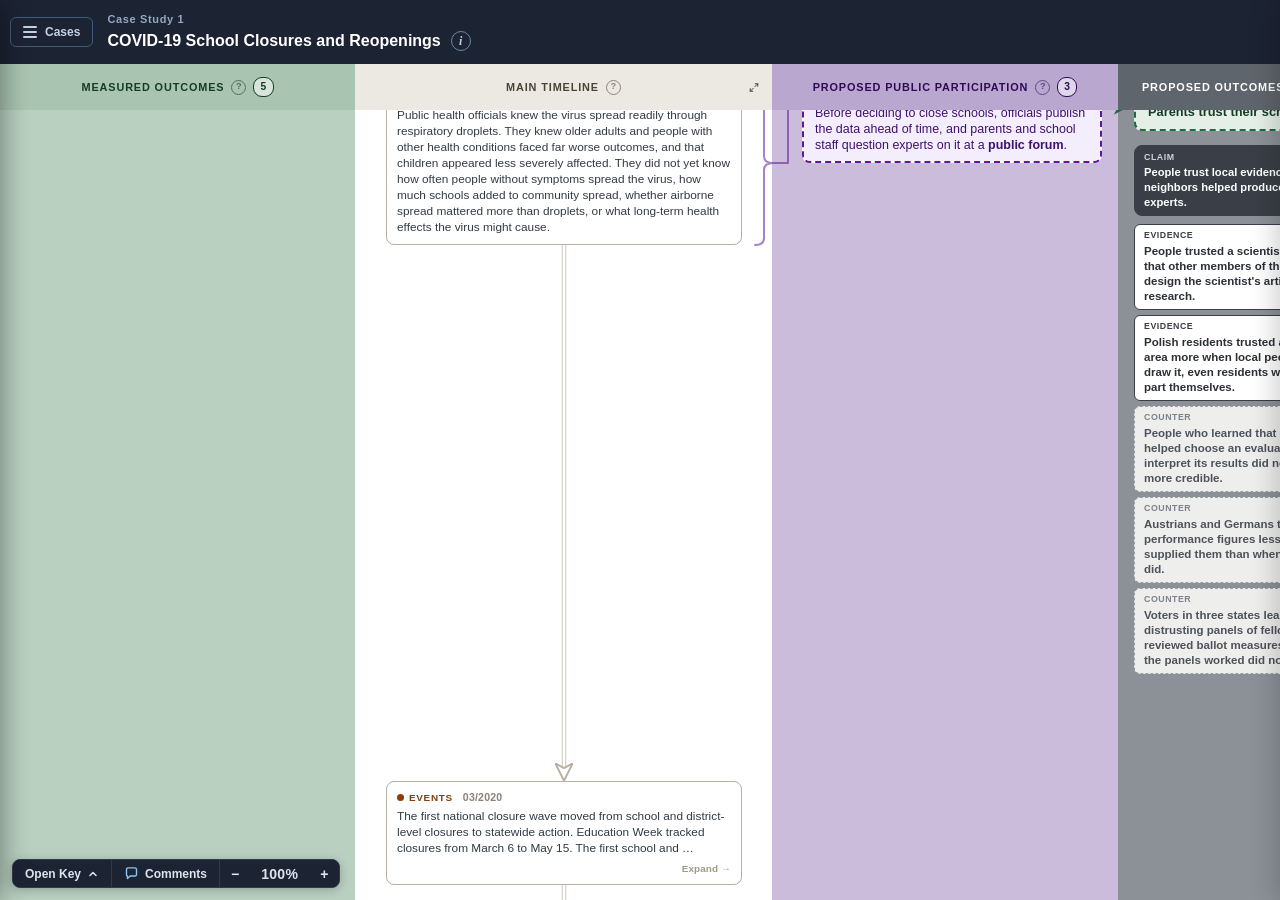
<file: index.html>
<!DOCTYPE html>
<html lang="en">
<head>
<meta charset="UTF-8">
<meta name="viewport" content="width=device-width, initial-scale=1.0">
<title>The Case for Public Participation in Science and Technology Policy</title>
<link rel="icon" href="data:image/svg+xml,<svg xmlns=%22http://www.w3.org/2000/svg%22 viewBox=%220 0 100 100%22><text y=%22.9em%22 font-size=%2290%22>%F0%9F%94%AC</text></svg>">
<link rel="stylesheet" href="css/styles.css">
</head>
<body>

<header id="top">
  <button id="nav-btn" aria-expanded="false" aria-controls="drawer">
    <span class="nav-ico"><i></i><i></i><i></i></span>
    <span class="nav-lbl">Cases</span>
  </button>
  <div id="top-case">
    <span id="top-num"></span>
    <span id="top-title-row">
      <span id="top-title"></span>
      <span class="top-info">
        <button id="top-info-btn" aria-label="About this case" aria-expanded="false" aria-controls="top-info-pop">i</button>
        <div id="top-info-pop" role="tooltip"></div>
      </span>
    </span>
  </div>
</header>

<div id="drawer-backdrop"></div>
<aside id="drawer" aria-hidden="true">
  <div class="dr-head">
    <div class="dr-site">The Case for Public Participation in Science and Technology Policy</div>
    <button id="drawer-close" aria-label="Close">&times;</button>
  </div>
  <nav id="drawer-cases"></nav>
</aside>

<aside id="key-panel" aria-hidden="true">
  <div class="kp-head">
    <span>Key</span>
    <button id="key-close" aria-label="Close">&times;</button>
  </div>
  <div id="key-txt"></div>
</aside>

<div id="tl-wrap">
  <!-- The way out sits on the left, where the back arrow points, and the
       filters sit on the right. -->
  <div class="tl-toolbar">
    <button class="tl-back" id="tl-back" data-view="spine">&larr; Back to Map</button>
    <div class="tl-filters">
      <button class="fl fl-all" data-f="all">All</button>
      <button class="fl fl-red" data-f="red">Policy</button>
      <button class="fl fl-orange" data-f="orange">Events</button>
      <button class="fl fl-green" data-f="green">Knowledge</button>
      <button class="fl fl-blue" data-f="blue">Public Opinion</button>
      <button class="fl fl-purple" data-f="purple">Public Participation</button>
    </div>
  </div>
  <div class="tl-scroll">
    <div class="tl-inner"></div>
  </div>
</div>

<div id="ch-wrap">
  <div id="ch-mapcol" class="no-legend">
    <div id="ch-sel"></div>
    <div id="ch-mapwrap">
      <div id="ch-map"></div>
      <div id="ch-zoom" role="group" aria-label="Zoom">
        <button id="legend-show" aria-controls="ch-legend" aria-expanded="false"
          title="Show the key">Open Key <svg viewBox="0 0 24 24" fill="none" stroke="currentColor"
          stroke-width="3" stroke-linecap="round" stroke-linejoin="round" aria-hidden="true"><path d="M6 15l6-6 6 6"/></svg></button>
        <button id="nt-open" hidden
          title="Show every comment on this case"><svg class="nt-ico" viewBox="0 0 24 24" fill="none"
          stroke="currentColor" stroke-width="2.2" stroke-linejoin="round" aria-hidden="true"><path
          d="M4 5.5A2.5 2.5 0 0 1 6.5 3h11A2.5 2.5 0 0 1 20 5.5v8a2.5 2.5 0 0 1-2.5 2.5H10l-4.5 4v-4h0A1.5 1.5 0 0 1 4 14.5z"/></svg>Comments <span id="nt-count"></span></button>
        <button data-zoom="out" aria-label="Zoom out">&minus;</button>
        <button data-zoom="reset" id="zoom-lbl" aria-label="Reset zoom">100%</button>
        <button data-zoom="in" aria-label="Zoom in">+</button>
      </div>
    </div>
    <div id="ch-legend">
      <span class="lg-hd">Main Timeline</span>
      <span class="lg-row">
        <span class="lg-dot"><i class="k-sw k-sw-sp-ent"></i>Timeline Event</span>
        <span class="lg-dot"><i class="k-sw k-sw-sp-star"></i>Existing Mechanism</span>
        <span class="lg-dot"><i class="k-sw k-sw-sp-imp"></i>Measured Outcome</span>
      </span>
      <span class="lg-hd">Proposals & Evidence</span>
      <span class="lg-row">
        <span class="lg-dot"><i class="k-sw k-sw-sp-prop"></i>Proposed Public Participation</span>
        <span class="lg-dot"><i class="k-sw k-sw-sp-out"></i>Proposed Outcome</span>
        <span class="lg-dot"><i class="k-sw k-sw-sp-chain"></i>Claim</span>
        <span class="lg-dot"><i class="k-sw k-sw-sp-flag"></i>Evidence</span>
        <span class="lg-dot"><i class="k-sw k-sw-sp-ctr"></i>Against</span>
        <button class="lg-more" data-openkey>Full Key &rarr;</button>
      </span>
      <button id="legend-hide" aria-controls="ch-legend"
        aria-expanded="true" aria-label="Hide the key" title="Hide the key">&#x2715;</button>
    </div>
  </div>
  <div id="ch-right">
    <div id="ch-right-tabs">
      <span class="rt-label" id="rt-label">Details</span>
      <button id="right-hide" class="pane-tog" aria-controls="ch-right"
        aria-expanded="true" aria-label="Hide the detail pane" title="Hide the detail pane">&#x2715;</button>
    </div>
    <div id="ch-detail" class="rt-pane show"></div>
    <!-- Outside #ch-detail, which is rebuilt on every selection, so a note
         being typed survives. notes.js shows it when a card is selected. -->
    <form id="nt-compose" hidden autocomplete="off">
      <div class="nt-compose-h">Add a comment</div>
      <div id="nt-name-row" class="nt-row">
        <input id="nt-name" class="nt-input" maxlength="60" placeholder="Your name" aria-label="Your name (needed to post)" autocomplete="name" required>
      </div>
      <textarea id="nt-body" class="nt-input" rows="2" maxlength="1000" placeholder="Write a comment…"
        aria-label="Your comment" enterkeyhint="send"></textarea>
      <div class="nt-row">
        <span id="nt-as" class="nt-as" hidden>as <b></b> · <button type="button" id="nt-as-change" class="nt-link">change</button></span>
        <span id="nt-status" role="status"></span>
        <button type="submit" id="nt-post" class="nt-btn">Post</button>
      </div>
    </form>
  </div>
</div>

<script type="module" src="js/app.js"></script>
</body>
</html>
</file>
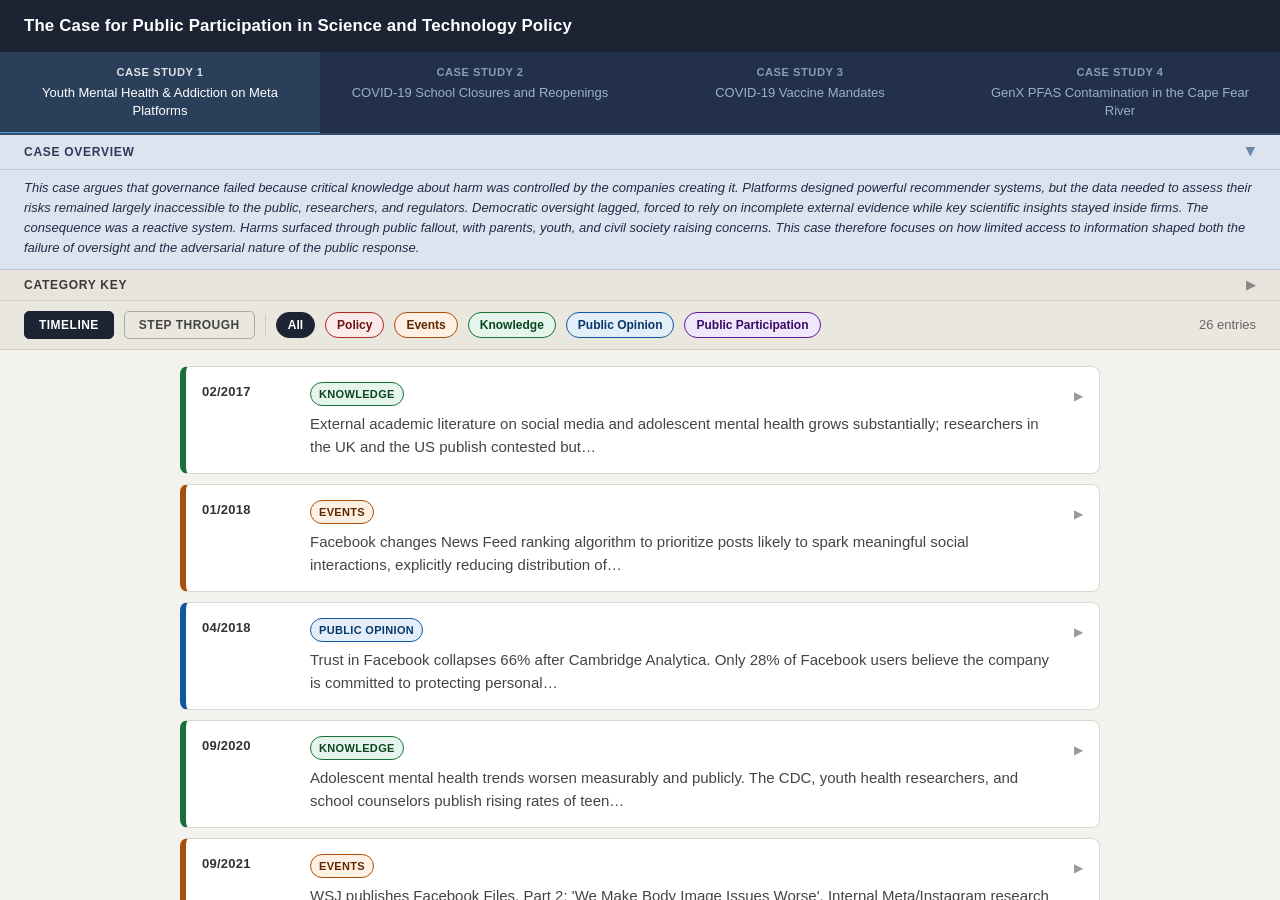
<file: parallel_timelines.html>
<!DOCTYPE html>
<html lang="en">
<head>
<meta charset="UTF-8">
<meta name="viewport" content="width=device-width, initial-scale=1.0">
<title>Parallel Timelines — Science & Technology Policy Cases</title>
<style>
*, *::before, *::after { box-sizing: border-box; margin: 0; padding: 0; }

html { font-size: 16px; }

body {
  font-family: -apple-system, BlinkMacSystemFont, "Segoe UI", "Helvetica Neue", Arial, sans-serif;
  background: #f4f2ee;
  color: #1a1a1a;
  height: 100vh;
  display: flex;
  flex-direction: column;
  overflow: hidden;
  line-height: 1.5;
  -webkit-font-smoothing: antialiased;
}

#hdr {
  background: #1c2333;
  color: #fff;
  padding: 14px 24px;
  flex-shrink: 0;
}

#hdr h1 {
  font-size: 1.05rem;
  font-weight: 600;
  letter-spacing: 0.01em;
  line-height: 1.45;
  max-width: 920px;
}

#tabs {
  display: flex;
  background: #22304a;
  flex-shrink: 0;
  border-bottom: 2px solid #3a4f6a;
  overflow-x: auto;
  scrollbar-width: thin;
}

.tab {
  flex: 1;
  min-width: 160px;
  padding: 12px 16px;
  font-size: 0.75rem;
  font-weight: 700;
  text-transform: uppercase;
  letter-spacing: 0.04em;
  color: #9bb0c4;
  cursor: pointer;
  border-bottom: 3px solid transparent;
  margin-bottom: -2px;
  transition: color 0.15s, background 0.15s, border-color 0.15s;
  text-align: center;
  line-height: 1.45;
}

.tab:hover { color: #e0eaf2; }

.tab.active {
  color: #fff;
  border-bottom-color: #4a9fd5;
  background: #2a3f5a;
}

.tab-num {
  font-size: 0.7rem;
  font-weight: 600;
  opacity: 0.85;
  display: block;
  margin-bottom: 3px;
}

.tab-title {
  font-size: 0.8125rem;
  font-weight: 500;
  text-transform: none;
  letter-spacing: 0;
  line-height: 1.4;
  display: block;
}

#ov {
  background: #dde4f0;
  border-bottom: 1px solid #b8c6da;
  flex-shrink: 0;
}

#ov-btn {
  width: 100%;
  padding: 10px 24px;
  background: none;
  border: none;
  cursor: pointer;
  text-align: left;
  font-size: 0.75rem;
  color: #2a3a58;
  font-weight: 700;
  display: flex;
  justify-content: space-between;
  align-items: center;
  text-transform: uppercase;
  letter-spacing: 0.06em;
}

#ov-arr {
  transition: transform 0.2s;
  font-size: 0.75rem;
  color: #6a88aa;
}

#ov-arr.open { transform: rotate(90deg); }

#ov-txt {
  padding: 8px 24px 10px;
  font-size: 0.8125rem;
  line-height: 1.55;
  color: #1e2d45;
  display: none;
  border-top: 1px solid #c0cad8;
  font-style: italic;
  max-width: none;
}

#ov-txt.show { display: block; }

#key {
  background: #e8e4dc;
  border-bottom: 1px solid #d4cfc5;
  flex-shrink: 0;
}

#key-btn {
  width: 100%;
  padding: 8px 24px;
  background: none;
  border: none;
  cursor: pointer;
  text-align: left;
  font-size: 0.75rem;
  color: #3a3a3a;
  font-weight: 700;
  display: flex;
  justify-content: space-between;
  align-items: center;
  text-transform: uppercase;
  letter-spacing: 0.06em;
}

#key-arr {
  transition: transform 0.2s;
  font-size: 0.75rem;
  color: #888;
}

#key-arr.open { transform: rotate(90deg); }

#key-txt {
  display: none;
  padding: 4px 24px 12px;
  border-top: 1px solid #d4cfc5;
}

#key-txt.show { display: block; }

.key-item {
  display: grid;
  grid-template-columns: auto 1fr;
  gap: 12px;
  align-items: start;
  padding: 8px 0;
  border-bottom: 1px solid #ddd8ce;
}

.key-item:last-child { border-bottom: none; }

.key-badge {
  display: inline-block;
  font-size: 0.6875rem;
  font-weight: 700;
  padding: 3px 8px;
  border-radius: 12px;
  letter-spacing: 0.03em;
  text-transform: uppercase;
  white-space: nowrap;
  margin-top: 2px;
}

.key-title {
  font-size: 0.8125rem;
  font-weight: 600;
  color: #1a1a1a;
  line-height: 1.45;
  margin-bottom: 3px;
}

.key-q {
  font-size: 0.75rem;
  line-height: 1.5;
  color: #555;
  font-style: italic;
}

#ctrl {
  display: flex;
  align-items: center;
  gap: 10px;
  padding: 10px 24px;
  background: #eae7df;
  border-bottom: 1px solid #d4cfc5;
  flex-shrink: 0;
  flex-wrap: wrap;
}

.mbt {
  font-size: 0.75rem;
  font-weight: 700;
  text-transform: uppercase;
  letter-spacing: 0.04em;
  padding: 6px 14px;
  border-radius: 5px;
  border: 1.5px solid #aaa;
  background: transparent;
  color: #444;
  cursor: pointer;
  transition: all 0.15s;
}

.mbt.on {
  background: #1c2333;
  color: #fff;
  border-color: #1c2333;
}

.vsep {
  width: 1px;
  height: 22px;
  background: #ccc;
  flex-shrink: 0;
}

.fl {
  font-size: 0.75rem;
  font-weight: 700;
  padding: 5px 11px;
  border-radius: 20px;
  border: 1.5px solid transparent;
  cursor: pointer;
  transition: opacity 0.15s;
  user-select: none;
}

.fl.off { opacity: 0.35; }

.fl-all { background: #1c2333; color: #fff; border-color: #1c2333; }
.fl-red { background: #faeaea; color: #6e1510; border-color: #aa2a20; }
.fl-orange { background: #fef0e2; color: #612800; border-color: #a84e08; }
.fl-green { background: #e5f5ec; color: #0c4520; border-color: #177038; }
.fl-blue { background: #e3eef8; color: #09386a; border-color: #1258a0; }
.fl-purple { background: #f0e8fa; color: #380c68; border-color: #601898; }

#cnt {
  font-size: 0.8125rem;
  color: #666;
  margin-left: auto;
  font-weight: 500;
}

#tl-wrap {
  flex: 1;
  overflow-y: auto;
  padding: 16px 24px 48px;
  display: none;
}

#tl-wrap.show { display: block; }

.tl-inner {
  max-width: 920px;
  margin: 0 auto;
}

.ent {
  border-radius: 8px;
  border: 1px solid #ddd8ce;
  border-left: 6px solid #ccc;
  margin-bottom: 10px;
  background: #fff;
  overflow: hidden;
  transition: box-shadow 0.15s;
}

.ent:hover { box-shadow: 0 2px 10px rgba(0, 0, 0, 0.08); }

.ent.cat-red { border-left-color: #aa2a20; }
.ent.cat-orange { border-left-color: #a84e08; }
.ent.cat-green { border-left-color: #177038; }
.ent.cat-blue { border-left-color: #1258a0; }
.ent.cat-purple { border-left-color: #601898; }

.ent.hidden { display: none; }

.ehd {
  padding: 14px 16px;
  cursor: pointer;
  display: grid;
  grid-template-columns: 96px 1fr 20px;
  gap: 12px;
  align-items: start;
}

.edate {
  font-size: 0.8125rem;
  font-weight: 700;
  color: #333;
  letter-spacing: 0.02em;
  padding-top: 2px;
  line-height: 1.45;
}

.ebadge {
  display: inline-block;
  font-size: 0.6875rem;
  font-weight: 700;
  padding: 3px 8px;
  border-radius: 12px;
  letter-spacing: 0.03em;
  text-transform: uppercase;
  margin-bottom: 6px;
}

.br { background: #faeaea; color: #6e1510; border: 1px solid #aa2a20; }
.bo { background: #fef0e2; color: #612800; border: 1px solid #a84e08; }
.bg { background: #e5f5ec; color: #0c4520; border: 1px solid #177038; }
.bb { background: #e3eef8; color: #09386a; border: 1px solid #1258a0; }
.bp { background: #f0e8fa; color: #380c68; border: 1px solid #601898; }

.etxt {
  font-size: 0.9375rem;
  line-height: 1.55;
  color: #444;
  margin: 0;
}

.ent.open .etxt {
  color: #111;
  line-height: 1.65;
}

.etxt-ellipsis { display: inline; }
.etxt-more { display: none; }

.ent.open .etxt-ellipsis { display: none; }
.ent.open .etxt-more { display: inline; }

.earr {
  color: #999;
  font-size: 0.75rem;
  padding-top: 6px;
  transition: transform 0.2s;
  text-align: right;
}

.ent.open .earr { transform: rotate(90deg); }

.ebd {
  display: none;
  padding: 10px 16px 16px 108px;
  border-top: 1px solid #f0ece4;
  background: #faf9f6;
}

.ent.open .ebd { display: block; }

.eact {
  font-size: 0.875rem;
  color: #555;
  font-style: italic;
  margin: 0 0 10px;
  line-height: 1.5;
}

.esrcs {
  display: flex;
  flex-wrap: wrap;
  gap: 6px;
}

.esrcs a {
  font-size: 0.8125rem;
  color: #1258a0;
  text-decoration: none;
  background: #e3eef8;
  padding: 4px 10px;
  border-radius: 4px;
  border: 1px solid #a8c8e8;
  cursor: pointer;
}

.esrcs a:hover {
  background: #bed4ee;
  text-decoration: underline;
}

#st-wrap {
  flex: 1;
  display: none;
  flex-direction: column;
  overflow: hidden;
}

#st-wrap.show { display: flex; }

#st-body {
  flex: 1;
  overflow-y: auto;
  padding: 20px 24px 12px;
}

.st-card {
  max-width: 720px;
  margin: 0 auto;
  background: #fff;
  border-radius: 10px;
  padding: 28px 32px;
  box-shadow: 0 2px 14px rgba(0, 0, 0, 0.08);
  border: 1px solid #ddd8ce;
}

.st-meta {
  display: flex;
  align-items: center;
  gap: 10px;
  margin-bottom: 12px;
  flex-wrap: wrap;
}

.st-date {
  font-size: 0.875rem;
  font-weight: 700;
  color: #333;
  letter-spacing: 0.03em;
}

.st-badge {
  font-size: 0.75rem;
  font-weight: 700;
  padding: 4px 10px;
  border-radius: 12px;
  letter-spacing: 0.03em;
  text-transform: uppercase;
}

.st-actors {
  font-size: 0.9375rem;
  color: #555;
  font-style: italic;
  margin-bottom: 16px;
  line-height: 1.55;
}

.st-text {
  font-size: 1.0625rem;
  line-height: 1.75;
  color: #111;
  margin-bottom: 18px;
}

.st-srcs {
  display: flex;
  flex-wrap: wrap;
  gap: 6px;
}

.st-srcs a {
  font-size: 0.8125rem;
  color: #1258a0;
  text-decoration: none;
  background: #e3eef8;
  padding: 4px 10px;
  border-radius: 4px;
  border: 1px solid #a8c8e8;
  cursor: pointer;
}

.st-srcs a:hover {
  background: #bed4ee;
  text-decoration: underline;
}

#st-nav {
  display: flex;
  align-items: center;
  justify-content: space-between;
  padding: 12px 24px;
  background: #eae7df;
  border-top: 1px solid #d4cfc5;
  flex-shrink: 0;
}

.nbtn {
  font-size: 0.875rem;
  font-weight: 600;
  padding: 8px 18px;
  border-radius: 6px;
  border: 1.5px solid #aaa;
  background: #fff;
  color: #333;
  cursor: pointer;
  transition: all 0.15s;
}

.nbtn:hover:not(:disabled) {
  background: #1c2333;
  color: #fff;
  border-color: #1c2333;
}

.nbtn:disabled {
  opacity: 0.3;
  cursor: default;
}

#st-ctr {
  font-size: 0.875rem;
  color: #555;
  font-weight: 600;
  text-align: center;
}

#st-ctr small {
  display: block;
  font-size: 0.75rem;
  color: #888;
  margin-top: 3px;
  font-weight: 400;
}

.empty-msg {
  text-align: center;
  padding: 60px 24px;
  color: #888;
  font-size: 1rem;
}

@media (max-width: 640px) {
  .ehd {
    grid-template-columns: 1fr 20px;
  }

  .edate {
    grid-column: 1 / -1;
    margin-bottom: 4px;
  }

  .ebd {
    padding-left: 16px;
  }
}
</style>
</head>
<body>

<div id="hdr"><h1>The Case for Public Participation in Science and Technology Policy</h1></div>
<div id="tabs"></div>
<div id="ov">
  <button id="ov-btn" onclick="toggleOv()">
    <span>Case Overview</span>
    <span id="ov-arr">▶</span>
  </button>
  <div id="ov-txt"></div>
</div>
<div id="key">
  <button id="key-btn" onclick="toggleKey()">
    <span>Category Key</span>
    <span id="key-arr">▶</span>
  </button>
  <div id="key-txt"></div>
</div>
<div id="ctrl">
  <button class="mbt on" data-m="timeline" onclick="setMode('timeline')">Timeline</button>
  <button class="mbt" data-m="step" onclick="setMode('step')">Step Through</button>
  <div class="vsep"></div>
  <button class="fl fl-all" data-f="all" onclick="toggleFilter('all')">All</button>
  <button class="fl fl-red" data-f="red" onclick="toggleFilter('red')">Policy</button>
  <button class="fl fl-orange" data-f="orange" onclick="toggleFilter('orange')">Events</button>
  <button class="fl fl-green" data-f="green" onclick="toggleFilter('green')">Knowledge</button>
  <button class="fl fl-blue" data-f="blue" onclick="toggleFilter('blue')">Public Opinion</button>
  <button class="fl fl-purple" data-f="purple" onclick="toggleFilter('purple')">Public Participation</button>
  <span id="cnt"></span>
</div>
<div id="tl-wrap" class="show"><div class="tl-inner"></div></div>
<div id="st-wrap">
  <div id="st-body"></div>
  <div id="st-nav">
    <button class="nbtn" id="btn-prev" onclick="step(-1)">← Previous</button>
    <div id="st-ctr"></div>
    <button class="nbtn" id="btn-next" onclick="step(1)">Next →</button>
  </div>
</div>

<script>
function openUrl(u){window.open(u,'_blank','noopener,noreferrer');}

const CAT={
  red:{
    label:'Policy',
    badge:'br',
    title:'Public Policy, Government Decision, or Government Recommendation',
    questions:'Who made the policy, how was it communicated to the public, what was in the policy, what evidence was it based on?'
  },
  orange:{
    label:'Events',
    badge:'bo',
    title:'Events Unfolding, Corporate Decisions',
    questions:null
  },
  green:{
    label:'Knowledge',
    badge:'bg',
    title:'Knowledge Landscape',
    questions:'Who knew what, and what exactly was known? What was being published in the press?'
  },
  blue:{
    label:'Public Opinion',
    badge:'bb',
    title:'Public Opinion, Public Response, or Backlash',
    questions:'What did people think? Who thought what? Did people take actions?'
  },
  purple:{
    label:'Public Participation',
    badge:'bp',
    title:'Actual Events of Public Input',
    questions:'What was the nature of the event? Who participated? What was the goal, and what if any was the policy impact? Were there any citizen assemblies?'
  }
};

const KEY_ORDER=['red','orange','green','blue','purple'];

const cases=[
{
num:"Case Study 1",
title:"Youth Mental Health & Addiction on Meta Platforms",
overview:"This case argues that governance failed because critical knowledge about harm was controlled by the companies creating it. Platforms designed powerful recommender systems, but the data needed to assess their risks remained largely inaccessible to the public, researchers, and regulators. Democratic oversight lagged, forced to rely on incomplete external evidence while key scientific insights stayed inside firms. The consequence was a reactive system. Harms surfaced through public fallout, with parents, youth, and civil society raising concerns. This case therefore focuses on how limited access to information shaped both the failure of oversight and the adversarial nature of the public response.",
entries:[
{date:"02/2017",cat:"green",actors:"Academic Researchers",text:"External academic literature on social media and adolescent mental health grows substantially; researchers in the UK and the US publish contested but influential findings. Evidence is correlational. The direction of causation, whether social media causes depression or depressed teens use more social media, remains unresolved.",srcs:[{l:"PubMed",u:"https://pubmed.ncbi.nlm.nih.gov/30944443"}]},
{date:"01/2018",cat:"orange",actors:"Facebook/Meta; Adam Mosseri; Mark Zuckerberg",text:"Facebook changes News Feed ranking algorithm to prioritize posts likely to spark meaningful social interactions, explicitly reducing distribution of public page content, publisher content, and passive viewing. The ranking change was justified in relational and wellbeing language, but internal trade-offs were known. The long-term behavioral effects on teens were not publicly disclosed.",srcs:[{l:"Meta Newsroom",u:"https://about.fb.com/news/2018/01/news-feed-fyi-bringing-people-closer-together"}]},
{date:"04/2018",cat:"blue",actors:"Ponemon Institute; ~3,000 Facebook users",text:"Trust in Facebook collapses 66% after Cambridge Analytica. Only 28% of Facebook users believe the company is committed to protecting personal information, down from 79% just one year earlier in 2017. Meta conducts harmful practices, gets caught, apologizes, and trust partially recovers. The teen harm issue arrives in a context of already-depleted credibility.",srcs:[{l:"Business Insider",u:"https://www.businessinsider.com/facebook-trust-collapses-after-cambridge-analytica-data-scandal-2018-4"}]},
{date:"09/2020",cat:"green",actors:"CDC; Academic Researchers; Clinical Professionals",text:"Adolescent mental health trends worsen measurably and publicly. The CDC, youth health researchers, and school counselors publish rising rates of teen depression, anxiety, self-harm, and suicidality. Emergency room visits for self-harm among girls ages 10 to 14 have more than doubled since 2009, according to CDC data. Independent researchers cannot identify causes because they lack access to platform data.",srcs:[{l:"PMC",u:"https://pmc.ncbi.nlm.nih.gov/articles/PMC9176070/"}]},
{date:"09/2021",cat:"orange",actors:"Wall Street Journal; Meta Researchers and Leadership",text:"WSJ publishes Facebook Files, Part 2: 'We Make Body Image Issues Worse'. Internal Meta/Instagram research slide states: 'We make body image issues worse for one in three teen girls.' The research documents associations between Instagram use and negative body image, anxiety, depression, and social comparison among teen girls.",srcs:[{l:"Meta Newsroom",u:"https://about.fb.com/news/2021/09/research-teen-well-being-and-instagram"},{l:"WSJ",u:"https://www.wsj.com/tech/personal-tech/facebook-knows-instagram-is-toxic-for-teen-girls-company-documents-show-11631620739"}]},
{date:"09/2021",cat:"blue",actors:"Fox News 'Fox & Friends First'; California psychotherapist mother and daughter",text:"Fox News parent segments: cross-partisan parental alarm. Mother Danielle Bloom: 'Why do we care about tweens? They are a valuable but untapped audience' — citing internal Meta documents. 'These apps want them even more addicted and not be kids.' Bloom's 11-year-old daughter Ruby: 'You can accidentally click on something and see something really bad and then it could scar you for life.'",srcs:[{l:"Fox News",u:"https://www.foxnews.com/media/facebook-targeting-children-parents-trust-social-media"}]},
{date:"09/2021",cat:"orange",actors:"Meta/Instagram; Adam Mosseri",text:"Meta paused development of Instagram Kids, while continuing parental supervision tools for teens. This is the clearest public product-decision reversal or delay after criticism. Meta framed it as time to work with parents, experts, policymakers, and regulators.",srcs:[{l:"Meta Newsroom",u:"https://about.fb.com/news/2021/09/pausing-instagram-kids-building-parental-supervision-tools"}]},
{date:"09/2021",cat:"red",actors:"Senate Commerce Subcommittee; Facebook Safety Executive",text:"Senate held hearings on Facebook, Instagram, and mental health harms with Antigone Davis. Congress explicitly made Facebook's internal research, its actions to address risks, and policy safeguards the object of public inquiry.",srcs:[{l:"Senate Commerce",u:"https://www.commerce.senate.gov/meetings/subcommittee-protecting-kids-online-facebook-instagram-and-mental-health-harms/"}]},
{date:"10/2021",cat:"orange",actors:"Frances Haugen; Senate Subcommittee",text:"Frances Haugen testified that Facebook products harmed children, amplified harmful content, and that only Facebook could inspect the system. Haugen's role was to transform private internal knowledge into a case for transparency, independent research access, and algorithmic accountability.",srcs:[{l:"Written Testimony",u:"https://www.commerce.senate.gov/wp-content/uploads/media/doc/Frances%20Haugen%20Written%20Testimony.pdf"}]},
{date:"10/2021",cat:"blue",actors:"New York Times",text:"'Teenage Girls Say Instagram's Mental Health Impacts Are No Surprise': Iris Tsouris, freshman at Yale, says the findings 'didn't surprise me at all.' Multiple teens describe friends who deleted the app because it 'was not adding value to their lives.' Teens describe Instagram as 'the most challenging platform due to the highly curated nature of users' profiles.' Peer comparison and superficiality described as systemic.",srcs:[{l:"New York Times",u:"https://www.nytimes.com/live/2021/10/05/technology/facebook-whistleblower-frances-haugen"}]},
{date:"10/2021",cat:"red",actors:"Senate Commerce Leadership",text:"Senator Blumenthal requested Zuckerberg or Mosseri testimony and alleged Meta concealed information and downplayed internal research. The letter highlights dispute about whether public institutions had been misled and denied documents.",srcs:[{l:"Blumenthal Letter",u:"https://www.blumenthal.senate.gov/imo/media/doc/2021.10.20%20-%20Facebook%20and%20Instagram%20-%20Consumer%20Protection%20Invitation.pdf"}]},
{date:"11/2021",cat:"blue",actors:"CivicScience; ~2,700 US adults surveyed",text:"CivicScience survey finds 73% of Americans do not trust Meta; Facebook favorability at all-time recorded low. 13% of respondents trust Meta to keep their data safe. 73% do not trust Meta. Facebook's favorability rating hits its lowest ever recorded level — the company ranks last among major consumer tech companies. 33% of people expect Facebook to become 'much less popular' in the next 12 months.",srcs:[{l:"CivicScience",u:"https://civicscience.com/trust-issues-sour-outlook-for-meta-facebook-popularity-falls/"}]},
{date:"12/2021",cat:"blue",actors:"Washington Post / George Mason University Schar School; nationally representative sample",text:"Washington Post poll found 72% of internet users distrust Facebook with personal data; 64% want stronger tech regulation. Targeted advertising seen as 'intrusive and bothersome' by a large majority.",srcs:[{l:"Washington Post",u:"https://www.washingtonpost.com/technology/2021/12/22/tech-trust-survey/"}]},
{date:"05/2023",cat:"red",actors:"FTC",text:"FTC proposed a blanket prohibition on Meta monetizing youth data and a pause on new products and features absent independent privacy compliance confirmation. A serious governance attempt focused on youth data, privacy compliance, and product-launch constraints.",srcs:[{l:"FTC",u:"https://www.ftc.gov/news-events/news/press-releases/2023/05/ftc-proposes-blanket-prohibition-preventing-facebook-monetizing-youth-data"}]},
{date:"05/2023",cat:"red",actors:"US Surgeon General Vivek Murthy; HHS",text:"The US Surgeon General advisory concluded that social media carries benefits and risks but that evidence is insufficient to deem platforms safe for youth, stressing missing independent access to platform data and recommending precaution in the face of uncertainty.",srcs:[{l:"HHS",u:"https://www.hhs.gov/surgeongeneral/reports-and-publications/youth-mental-health/social-media/index.html"}]},
{date:"06/2023",cat:"purple",actors:"Meta; Stanford Deliberative Democracy Lab; Behavioral Insights Team",text:"Meta and the Stanford Deliberative Democracy Lab launched the first Meta Community Forum, a structured global Deliberative Poll on Metaverse bullying and harassment. 6,300+ people from 32 countries in 23 languages, described as the largest deliberative exercise ever conducted. After deliberation, participants shifted toward wanting stronger platform accountability and clearer content norms. Meta committed to incorporating results into Metaverse governance.",srcs:[{l:"Stanford CDDRL",u:"https://cddrl.fsi.stanford.edu/news/results-first-global-deliberative-pollr-announced-stanfords-deliberative-democracy-lab"}]},
{date:"10/2023",cat:"red",actors:"State Attorneys General (32)",text:"32 attorneys general announced litigation alleging Meta knowingly designed addictive features harmful to youth. The litigation frames recommendation algorithms, likes, alerts, filters, and infinite scroll as intentionally designed attention-maximizing features tied to youth harms.",srcs:[{l:"NY AG",u:"https://ag.ny.gov/press-release/2023/attorney-general-james-and-multistate-coalition-sue-meta-harming-youth"}]},
{date:"10/2023",cat:"purple",actors:"Meta; Stanford DDL; Behavioral Insights Team",text:"Second structured deliberative process with Stanford DDL and BIT. Approximately 800 people from the USA, Germany, Spain, and Brazil. Two online sessions with AI-moderated small-group deliberation. Strong cross-national preference for transparency and human override options. Concern about AI chatbots providing emotional support to children without safeguards. Results publicly released.",srcs:[{l:"Stanford Deliberation",u:"https://deliberation.stanford.edu/meta-community-forum-generative-ai-results"}]},
{date:"10/2023",cat:"blue",actors:"Pew Research Center; 8,842 US adults, 1,453 US teens surveyed",text:"Pew Research finds 81% support requiring parental consent for minors to create social media accounts. 71% favor age verification. 69% favor time limits for minors. Support is consistent across party lines. Young adults (18–29) show 67% support. Teens show 46% support parental consent; 56% support age verification; split on time limits (34% support, 36% oppose).",srcs:[{l:"Pew Research",u:"https://www.pewresearch.org/short-reads/2023/10/31/81-of-us-adults-versus-46-of-teens-favor-parental-consent-for-minors-to-use-social-media/"}]},
{date:"12/2023",cat:"red",actors:"FTC",text:"FTC proposed COPPA updates, including separate opt-in for targeted advertising, data-retention limits, and restrictions on push-notification nudging. A formal public-comment process and a concrete attempt to regulate engagement nudges and child-data monetization.",srcs:[{l:"FTC",u:"https://www.ftc.gov/news-events/news/press-releases/2023/12/ftc-proposes-strengthening-childrens-privacy-rule-further-limit-companies-ability-monetize-childrens"}]},
{date:"07/2024",cat:"red",actors:"Senate",text:"Senate passes Kids Online Safety Act 91–3, bipartisan supermajority.",srcs:[{l:"Reuters",u:"https://www.reuters.com/world/us/us-senate-set-pass-major-online-child-safety-reforms-2024-07-30/"}]},
{date:"10/2024",cat:"blue",actors:"Pew Research Center; 1,391 US Teens and Parents",text:"Pew Research found that 48% of teens say social media has a mostly negative effect on people their age, up from 32% in 2022. Only 11% view it as mostly positive for peers. 50% of parents believe their child's mental health suffered in the past 12 months because of social media use. The number of Americans saying social media has a positive influence on children's mental health fell to 35%, down from 43% in 2022.",srcs:[{l:"Pew Research",u:"https://www.pewresearch.org/wp-content/uploads/sites/20/2025/04/PI_2025.04.22_teens-social-media-mental-health_REPORT.pdf"}]},
{date:"09/2024",cat:"orange",actors:"Meta/Instagram",text:"Meta launched Instagram Teen Accounts with private defaults, messaging restrictions, sensitive-content limits, time reminders, sleep mode, and parental supervision features.",srcs:[{l:"Meta Newsroom",u:"https://about.fb.com/news/2024/09/instagram-teen-accounts"}]},
{date:"01/2025",cat:"red",actors:"FTC",text:"FTC finalized COPPA amendments strengthening child-data protections. The final rule strengthened targeted-advertising consent, data retention, data security, and transparency requirements, but did not adopt the proposed push-notification limits.",srcs:[{l:"FTC Final Rule",u:"https://www.ftc.gov/system/files/ftc_gov/pdf/coppa_sbp_1.16_0.pdf"}]},
{date:"04/2025",cat:"orange",actors:"Meta",text:"Meta expanded Teen Account protections across Instagram, Facebook, and Messenger. Platform self-regulation shifting from Instagram-only defaults to cross-platform youth safety settings.",srcs:[{l:"Meta Newsroom",u:"https://about.fb.com/news/2025/04/introducing-new-built-in-restrictions-instagram-teen-accounts-expanding-facebook-messenger"}]},
{date:"03/2026",cat:"orange",actors:"Jury; Meta; Google; Plaintiff KGM",text:"A Los Angeles jury found Meta and Google negligent in a social-media harms trial and awarded $6 million, treating platform design features as defective-product issues. This validates the frame and may affect thousands of pending cases.",srcs:[{l:"NPR",u:"https://www.npr.org/2026/03/25/nx-s1-5746125/meta-youtube-social-media-trial-verdict"}]}
]},
{
num:"Case Study 2",
title:"COVID-19 School Closures and Reopenings",
overview:"This case is about the difficulty of sustaining precautionary governance as uncertainty evolved. The initial decision of emergency school closures was defensible under radical uncertainty about COVID-19. The harder governance failure came later when delayed, uneven, and poorly justified reopenings took place. This became especially difficult where decision-makers failed to adequately weigh emerging risks or engage communities whose values and priorities were directly at stake. When communities were consulted, were their concerns actually integrated into reopening decisions, or were they sidelined in favor of narrow expert judgments or political pressure? The public fallout reveals the cost of that misalignment. Trust eroded not only because the science was uncertain, but because the process felt unresponsive to the people bearing the consequences.",
entries:[
{date:"02/2020",cat:"green",actors:"CDC; NIH/NIAID; WHO",text:"US public health officials knew the virus was highly transmissible via respiratory droplets, that older populations and those with comorbidities faced far worse outcomes, and that children appeared less severely affected. What was unknown was the rate of asymptomatic spread, the role of schools in community transmission, the degree of airborne versus droplet transmission, and long-term health consequences.",srcs:[{l:"PMC",u:"https://pmc.ncbi.nlm.nih.gov/articles/PMC7752102"}]},
{date:"03/2020",cat:"orange",actors:"Governors; State Education Agencies; Local Districts; Public Health Officials",text:"The first national closure wave unfolded, moving from school and district-level closures to statewide action. Education Week tracked closures from March 6 to May 15, with the initial school and district-level closure data concentrated between March 9 and March 25.",srcs:[{l:"Education Week",u:"https://www.edweek.org/leadership/map-coronavirus-and-school-closures-in-2019-2020/2020/03"}]},
{date:"03/2020",cat:"red",actors:"Fauci (NIAID); CDC; White House Coronavirus Task Force",text:"Fauci repeatedly emphasized flattening the curve, avoided specifying school closure policy, and deferred to governors on reopening. He acknowledged that science had 'not definitive evidence' on children as vectors. The 6-foot social distancing guidance, later shown to have no clinical trial basis, was being operationalized in school planning documents across all 50 states.",srcs:[{l:"NYT",u:"https://www.nytimes.com/article/flatten-curve-coronavirus.html"}]},
{date:"03/2020",cat:"red",actors:"Governors; State Agencies; Local Districts",text:"Governors rapidly suspended in-person schooling across almost the entire country. An academic analysis found that 49 states suspended in-person instruction, with Montana as the exception. Governors drove the decision; it was rapid, broadly bipartisan, and oriented around flattening the curve and preserving hospital capacity rather than fine-grained educational trade-offs.",srcs:[{l:"Ed Working Papers",u:"https://edworkingpapers.com/sites/default/files/ai21-355.pdf"}]},
{date:"03/2020",cat:"orange",actors:"Governors; State Education Agencies; Local Districts",text:"Closures reached near-total scale. At least 55.1 million students in 124,000 public and private schools were affected.",srcs:[{l:"Education Week",u:"https://www.edweek.org/leadership/map-coronavirus-and-school-closures-in-2019-2020/2020/03"}]},
{date:"04/2020",cat:"red",actors:"Governor Whitmer; Michigan Department of Education",text:"Governor Whitmer ordered Michigan public schools closed for the remainder of the 2019-20 school year and issued Executive Order 2020-88 creating a COVID-19 Return to School Advisory Council with educators, public health officials, local administrators, and parents. Critics would later argue its recommendations were not consistently followed.",srcs:[{l:"AFT Michigan",u:"https://aftmichigan.org/executive-order-closing-public-schools-for-remainder-of-19-20-school-year"}]},
{date:"06/2020",cat:"red",actors:"Governors; State Education Departments",text:"Nearly every state either ordered or recommended schools stay closed through the end of the 2019-20 school year with online learning options. The original precautionary decision became harder to evaluate as closure duration increased and remote-learning inequality became more visible.",srcs:[{l:"Education Week",u:"https://www.edweek.org/leadership/map-coronavirus-and-school-closures-in-2019-2020/2020/03"}]},
{date:"06/2020",cat:"purple",actors:"Gov. Whitmer; MDE; Educators; Health Officials; Parents",text:"Michigan Return to Learn Advisory Council convened, the first formal structured public-input body for school reopening in the state. Composed of educators, public health officials, local administrators, and parents. Produced the Return to School Roadmap for fall 2020.",srcs:[{l:"Michigan.gov",u:"https://www.michigan.gov/-/media/Project/Websites/mde/2020/07/15/Item_IIIA1_PPT_Introduction_Dr_Rice.pdf?rev=3afe168a69d94ad59db08bbf4c893965"}]},
{date:"06/2020",cat:"green",actors:"American Academy of Pediatrics; Teachers Unions; AASA; Trump Administration",text:"The American Academy of Pediatrics first urged policymakers to start with the goal of physical presence in school, then clarified that science and community circumstances should guide decisions and that recommendations should be evidence-based, not political. Politicization of reopening forced AAP to clarify that reopening should depend on local infection conditions, educator safety, stakeholder involvement, and resources.",srcs:[{l:"NPR",u:"https://www.npr.org/sections/coronavirus-live-updates/2020/07/10/889848834/nations-pediatricians-walk-back-support-for-in-person-school"}]},
{date:"07/2020",cat:"red",actors:"President Trump; VP Pence; CDC Director Redfield",text:"President Trump publicly attacked CDC guidance on reopening schools, calling it impractical and expensive. VP Pence told reporters CDC guidelines were not a barrier to reopening. CDC Director Redfield appeared alongside Pence and stated CDC guidance was not meant to be a rationale to keep schools closed. Trump threatened to withhold federal funding from schools that did not reopen.",srcs:[{l:"NPR",u:"https://www.npr.org/2020/07/08/888898194/trump-blasts-expensive-cdc-guidelines-for-reopening-schools"}]},
{date:"07/2020",cat:"blue",actors:"KFF",text:"KFF found that 60% of parents with children aged 5 to 17 preferred opening schools later to reduce infection risk, while 34% preferred opening sooner. Parents also worried both about illness and about academic, social, economic, food, technology, and service losses from closure. Parents of color reported especially high concern about safety, resources, technology, food, and services.",srcs:[{l:"KFF",u:"https://www.kff.org/covid-19/kff-health-tracking-poll-july-2020"}]},
{date:"07/2020",cat:"blue",actors:"Gallup",text:"Gallup found parent preferences shifting away from full-time in-person schooling: 36% favored full-time in-person, 28% full-time remote, and 36% hybrid. Concern about children catching coronavirus rose to 64%. Values differed by infection concern, region, and party, with Republicans far more supportive of in-person schooling and Democrats far less supportive.",srcs:[{l:"Gallup",u:"https://news.gallup.com/poll/316412/fewer-parents-full-time-person-fall-schooling.aspx"}]},
{date:"07/2020",cat:"orange",actors:"American Federation of Teachers; NEA; Local Affiliates; School Boards",text:"Teachers unions entered the reopening debate as the dominant local advocacy force. Research tracking reopening decisions in 250 of the largest school districts found union presence significantly correlates with remote-only decisions. The AFT threatened safety strikes if school reopening plans did not meet its health and safety standards.",srcs:[{l:"Politico",u:"https://www.politico.com/news/2020/07/28/aft-strikes-school-reopening-384133"}]},
{date:"09/2020",cat:"red",actors:"Governors; Local School Districts; School Boards; Superintendents; Unions; Parents",text:"Reopening became decentralized and uneven. 48 states left reopening modality decisions to local districts, producing a patchwork of remote, hybrid, and in-person schooling shaped by local politics, union power, parent preferences, and health conditions.",srcs:[{l:"Ed Working Papers",u:"https://edworkingpapers.com/sites/default/files/ai21-355.pdf"}]},
{date:"09/2020",cat:"orange",actors:"Local School Districts; CDC Researchers; School Communities",text:"National district reopening plans were mixed: CDC reported that 24% of districts were fully online, 51% hybrid, and 17% fully open for in-person instruction. Local control sometimes integrated local values, but also made policy legitimacy depend heavily on local trust, resources, and conflict.",srcs:[{l:"PMC",u:"https://pmc.ncbi.nlm.nih.gov/articles/PMC8938683"}]},
{date:"Fall 2020",cat:"purple",actors:"30 Randomly Selected Michigan Residents; CMU Researchers",text:"30 Michiganders recruited through a deliberative sortition process. The participant selection used an algorithm developed by CMU computer scientists that maximized demographic representativeness and fairness of random selection. The panel produced 12 policy recommendations covering public health, economic support, and community equity, formally offered to policymakers.",srcs:[{l:"CMU News",u:"https://www.cmu.edu/news/stories/archives/2021/august/citizens-assembly-algorithm.html"}]},
{date:"01/2021",cat:"red",actors:"Biden Administration; CDC",text:"President Biden issued an executive order supporting safe reopening and continued operation of schools and early-childhood providers. This federalized reopening support without fully nationalizing school governance.",srcs:[{l:"GovInfo",u:"https://www.govinfo.gov/content/pkg/DCPD-202100073/pdf/DCPD-202100073.pdf"}]},
{date:"01/2021",cat:"green",actors:"CDC; Public Health Researchers",text:"Research summarized accumulating evidence that in-person schooling with mitigation was not typically associated with the kind of rapid spread seen in congregate living facilities or high-density worksites. Reopening could be made safer with universal masks, distancing, ventilation, hybrid models, screening testing, and limits on high-risk extracurriculars.",srcs:[{l:"PMC",u:"https://pmc.ncbi.nlm.nih.gov/articles/PMC8938683"}]},
{date:"02/2021",cat:"red",actors:"CDC; State and Local School Officials; Public Health Agencies",text:"CDC issued its Operational Strategy for K-12 Schools through Phased Mitigation, stating that schools should open safely as soon as possible, be the last settings to close, and be the first to reopen when safe. It translated evolving science into operational governance including masking, distancing, hygiene, ventilation, contact tracing, and prioritization of elementary students and students at risk of learning loss.",srcs:[{l:"CDC Strategy",u:"https://www.tn.gov/content/dam/tn/health/documents/healthy-places/healthy-schools/CDC_K-12-Operational-Strategy-021221.pdf"}]},
{date:"03/2021",cat:"orange",actors:"Federal and State Governments; Teachers; School Staff; Vaccine Providers",text:"Teachers and school staff became eligible for vaccination as an essential workforce on March 2, and all persons over age 16 became eligible by April 19. Vaccination changed the risk calculus for reopening, especially for adult staff risk, but did not eliminate conflict.",srcs:[{l:"CDC EID",u:"https://wwwnc.cdc.gov/eid/article/30/1/23-1215_article"}]},
{date:"05/2021",cat:"red",actors:"FDA; CDC; Adolescents; Schools",text:"Vaccine emergency use authorization was extended to ages 12 to 15. This further changed reopening politics for middle and high schools, where transmission concerns had been greater than for elementary schools, although younger children remained ineligible until later.",srcs:[{l:"CDC EID",u:"https://wwwnc.cdc.gov/eid/article/30/1/23-1215_article"}]},
{date:"01/2022",cat:"orange",actors:"Schools; Districts; State and Local Health Authorities; Families",text:"Delta and then Omicron produced renewed school-disruption waves. In 2021-22, CDC researchers identified 25,907 COVID-related school-closure events, with the weekly peak in January 2022. More than 14.6 million students were affected, showing that schools still lacked stable tools for keeping in-person learning continuous during surges.",srcs:[{l:"CDC EID",u:"https://wwwnc.cdc.gov/eid/article/30/1/23-1215_article"}]},
{date:"04/2022",cat:"blue",actors:"CDC; High School Students; Schools",text:"CDC reported widespread adolescent mental-health strain during the pandemic: 37.1% of high school students experienced poor mental health, 44.2% reported persistent sadness or hopelessness, and school connectedness was associated with better mental-health outcomes.",srcs:[{l:"CDC MMWR",u:"https://www.cdc.gov/mmwr/volumes/71/su/su7103a3.htm"}]},
{date:"12/2022",cat:"green",actors:"National Center for Education Statistics; NAEP; Students and Schools",text:"NAEP long-term trend results showed age-9 reading scores declined 5 points and math scores declined 7 points from 2020 to 2022. The math decline was the first ever in that assessment series, sharpening retrospective criticism that reopening decisions did not always adequately weigh educational inequality and long-run child development.",srcs:[{l:"NAEP",u:"https://www.nationsreportcard.gov/highlights/ltt/2022"}]}
]},
{
num:"Case Study 3",
title:"COVID-19 Vaccine Mandates",
overview:"This case is best framed as a conflict between scientific justification and democratic authorization. By September 2021, the evidence strongly supported vaccination as a means of reducing severe disease, hospitalization, and death. The policy problem was whether federal institutions had legitimate authority and sufficient public trust to convert that scientific justification into binding mandates. The bounded case runs from the federal mandate in September 2021 through May 2023, marking the official end of the federal public health emergency. COVID-19 vaccine mandates show that scientific consensus can justify a policy aim without settling the legitimacy of coercive policy instruments. Vaccination was well-supported scientifically, especially for preventing severe disease, but mandates required a separate showing of institutional authority, procedural accountability, proportionality, and public trust. The federal case therefore reveals a core problem for science-based governance: experts can establish what is likely to reduce harm, but democratic institutions must still authorize who may compel action, under what conditions, and with what accountability.",
entries:[
{date:"12/2020",cat:"red",actors:"FDA; CDC; Advisory Committee on Immunization Practices",text:"FDA issued an emergency use authorization for the Pfizer-BioNTech vaccine, and ACIP voted 11 to 0 to recommend it for persons aged 16 and older. Evidence for symptomatic disease prevention was high-certainty, but evidence for hospitalization and death prevention was limited because severe events were rare in the trial.",srcs:[{l:"CDC MMWR",u:"https://www.cdc.gov/mmwr/volumes/69/wr/mm6950e2.htm"}]},
{date:"08/2021",cat:"red",actors:"CDC; Massachusetts Department of Public Health; Local Public Health Investigators",text:"CDC updated masking guidance after Delta breakthrough evidence, including the Barnstable County outbreak report showing 469 cases, 74% among fully vaccinated persons, and similar Ct values among vaccinated and unvaccinated infected people. Vaccines remained central for preventing severe illness, but Delta made transmission control less straightforward and weakened the public-facing claim that vaccination alone would stop spread.",srcs:[{l:"CDC MMWR",u:"https://www.cdc.gov/mmwr/volumes/70/wr/mm7031e2.htm"}]},
{date:"08/2021",cat:"red",actors:"FDA; BioNTech/Pfizer",text:"FDA gave full approval to Pfizer-BioNTech's vaccine, marketed as Comirnaty, for people aged 16 and older. Full approval reduced one legitimacy objection to mandates by moving the leading vaccine from EUA status into ordinary FDA licensure. FDA still acknowledged myocarditis and pericarditis monitoring and required postmarketing studies.",srcs:[{l:"FDA",u:"https://www.fda.gov/news-events/press-announcements/fda-approves-first-covid-19-vaccine"}]},
{date:"08/2021",cat:"green",actors:"CDC; HEROES-RECOVER Network Investigators",text:"CDC reported that mRNA vaccine effectiveness against infection among frontline workers declined from 91% before Delta predominance to 66% during Delta predominance, with uncertainty due to limited Delta-period observations. Vaccination still reduced infection risk, but Delta and possible waning made infection and onward transmission less certain than early 2021 messaging implied.",srcs:[{l:"CDC MMWR",u:"https://www.cdc.gov/mmwr/volumes/70/wr/mm7034e4.htm"}]},
{date:"09/2021",cat:"red",actors:"President Biden; White House; Department of Labor; OSHA; HHS; CMS; Federal Agencies",text:"President Biden announced the federal mandate: OSHA would require employers with 100 or more employees to ensure vaccination or weekly testing. CMS would require vaccination for many healthcare workers. Federal employees and federal contractors would be required to vaccinate. Head Start and federal school personnel were included. The administration shifted from persuasion and incentives toward compulsory rules affecting roughly 100 million Americans.",srcs:[{l:"Miller Center",u:"https://millercenter.org/the-presidency/presidential-speeches/september-9-2021-remarks-fighting-covid-19-pandemic"}]},
{date:"09/2021",cat:"red",actors:"President Biden; Executive Branch Agencies; Safer Federal Workforce Task Force",text:"Executive Order 14043 required executive agencies to implement a COVID-19 vaccination program for federal employees, with exceptions only as required by law.",srcs:[{l:"GovInfo",u:"https://www.govinfo.gov/content/pkg/DCPD-202100733/pdf/DCPD-202100733.pdf"}]},
{date:"10/2021",cat:"blue",actors:"KFF; US Adults and Workers Surveyed",text:"KFF polling showed the public-opinion split: 25% of workers reported an employer vaccine requirement, 50% did not want their employer to require vaccination, 90% of unvaccinated workers opposed employer mandates, and support for the large-employer federal vaccine-or-test rule varied sharply by race and party. The science supported vaccination, but the policy instrument was entering a polarized environment in which public authorization was uneven.",srcs:[{l:"KFF",u:"https://www.kff.org/covid-19/kff-covid-19-vaccine-monitor-october-2021"}]},
{date:"11/2021",cat:"red",actors:"OSHA; Department of Labor; Large Employers; Covered Workers",text:"OSHA published its COVID-19 vaccination and testing Emergency Temporary Standard for employers with 100 or more employees. The Federal Register page records 122,485 comments. OSHA used emergency authority, even though the rule generated massive public response.",srcs:[{l:"Federal Register",u:"https://www.federalregister.gov/documents/2021/11/05/2021-23643/covid-19-vaccination-and-testing-emergency-temporary-standard"}]},
{date:"12/2021",cat:"red",actors:"US Senate",text:"A majority of the US Senate voted to disapprove the OSHA regulation under S.J. Res. 29. Opponents could argue that Congress had not only failed to enact a comparable mandate, but one chamber had affirmatively rejected the agency rule.",srcs:[{l:"SCOTUS Opinion",u:"https://www.supremecourt.gov/opinions/21pdf/21a244_hgci.pdf"}]},
{date:"01/2022",cat:"red",actors:"Supreme Court; OSHA",text:"The Supreme Court blocked OSHA's emergency rule requiring large employers to enforce COVID-19 vaccination or testing requirements. The Court treated COVID-19 as a universal risk and held that a rule affecting about 84 million workers required clearer congressional authorization. The dissent argued that OSHA had statutory responsibility and expertise to address grave workplace danger from a physically harmful agent.",srcs:[{l:"SCOTUS",u:"https://www.supremecourt.gov/opinions/21pdf/21a244_hgci.pdf"}]},
{date:"01/2022",cat:"red",actors:"Supreme Court; CMS",text:"The Supreme Court allowed CMS to enforce the healthcare-worker mandate in Biden v. Missouri. CMS was upheld because the institutional setting was healthcare, the affected population was patients and care providers, and the agency had longstanding authority to impose health-and-safety conditions on federally funded facilities. Similar science supported both mandates, but the institutional context was decisive.",srcs:[{l:"SCOTUS",u:"https://www.supremecourt.gov/opinions/21pdf/21a240_d18e.pdf"}]},
{date:"01/2022",cat:"blue",actors:"Pew Research Center; US Adults Surveyed",text:"Pew found declining trust: 50% rated public health officials' COVID-19 response as excellent or good, down from 60% in August 2021. 60% said changing recommendations had confused them. Support for proof-of-vaccination requirements varied substantially by setting and party. Scientifically adaptive guidance could be socially interpreted as inconsistency or withheld information, creating a feedback loop between scientific uncertainty, partisan identity, and mandate legitimacy.",srcs:[{l:"Pew Research",u:"https://www.pewresearch.org/science/2022/02/09/increasing-public-criticism-confusion-over-covid-19-response-in-u-s"}]}
]},
{
num:"Case Study 4",
title:"GenX PFAS Contamination in the Cape Fear River",
overview:"This case shows how weak environmental governance allowed harm to continue for years. Industrial secrecy, fragmented regulation, and uncertain science delayed action, even as companies benefited economically and downstream communities faced unequal and involuntary exposure risks. Crucially, people do not need definitive proof of harm to act. When credible suspicion exists, especially supported by evidence from outside the affected area, communities have a right to respond and seek protection.",
entries:[
{date:"1951",cat:"orange",actors:"DuPont; 3M",text:"DuPont began using PFOA (C8) at Washington Works, West Virginia to manufacture Teflon coatings. 3M is the chief supplier. Discharge into the Ohio River begins. No regulatory disclosure required. The public and downstream communities have no knowledge of the chemicals being used or released.",srcs:[{l:"SearchlightNM",u:"https://searchlightnm.org/toxic-timeline-a-brief-history-of-pfas"}]},
{date:"1961",cat:"green",actors:"DuPont Internal Scientists",text:"DuPont scientists issued internal warnings about C8 health risks. The company's own toxicologists flagged concerns about accumulation and organ effects. Warnings documented in confidential memos, not shared with EPA, workers, or the public.",srcs:[{l:"Levin Law",u:"https://levinlaw.com/dupont-c8-and-health"}]},
{date:"1970s",cat:"green",actors:"DuPont; 3M Epidemiology Teams",text:"DuPont discovered high concentrations of PFOA in the blood of Washington Works factory workers. The company did not report this to EPA, as would have been required under TSCA Section 8(e) substantial risk reporting. 3M's own epidemiological studies of workers indicated no adverse effects at ppb levels, framing that both companies would use for years to deflect concern.",srcs:[{l:"EWG EPA Timeline",u:"https://static.ewg.org/reports/2020/pfas-epa-timeline/EPA-PFAS-Timeline-10-21.pdf"}]},
{date:"1978–1981",cat:"orange",actors:"DuPont; 3M",text:"DuPont's formal testing confirmed elevated PFOA in workers by 1980. A July 1980 internal memo concludes: 'continued exposure is not tolerable.' DuPont reassigned 50 women from the Teflon division but did not tell them why. Between 1979 and 1981, two of seven children born to female Washington Works employees had birth defects. 3M sent DuPont results showing PFOA causes birth defects in rats.",srcs:[{l:"Levin Law",u:"https://levinlaw.com/dupont-c8-and-health"}]},
{date:"1980",cat:"orange",actors:"DuPont; Fayetteville Works",text:"DuPont began discharging GenX-related fluorochemicals from its Fayetteville Works plant in Bladen County, NC into the Cape Fear River, the primary drinking-water source for downstream communities including Wilmington (approximately 250,000 people). No regulatory requirement mandated disclosure to the public. Discharge continued largely unmonitored for 37 years.",srcs:[{l:"CBS News",u:"https://www.cbsnews.com/news/wilmington-nc-cape-fear-river-water-tainted-genx-dupont-chemours/"}]},
{date:"1981–1984",cat:"orange",actors:"DuPont",text:"DuPont tested tap water in communities on both sides of the Ohio River from Washington Works and found C8 contamination, including in public drinking water. This was marked 'personal and confidential' and never reported to EPA. DuPont also discovered PFOA crosses the placenta in cord blood. Active concealment of known drinking-water contamination from regulators and the public.",srcs:[{l:"EWG",u:"https://www.ewg.org/news-insights/news-release/epa-finds-dupont-guilty-withholding-teflon-blood-and-water-pollution"},{l:"NYT",u:"https://www.nytimes.com/2016/01/10/magazine/the-lawyer-who-became-duponts-worst-nightmare.html"}]},
{date:"1998",cat:"green",actors:"3M; EPA Office of Toxic Substances",text:"3M alerted EPA that PFOS builds up in blood, sending rat studies showing liver damage from PFAS exposure. This is the first time EPA was formally notified of the PFAS bioaccumulation problem. 3M's letter described detecting PFOS at 9 to 56 ppb in blood bank samples from people with no known occupational exposure, meaning PFAS were already in the general population's blood.",srcs:[{l:"EWG EPA Timeline",u:"https://static.ewg.org/reports/2020/pfas-epa-timeline/EPA-PFAS-Timeline-10-21.pdf"}]},
{date:"1998–1999",cat:"purple",actors:"Wilbur Tennant; Rob Bilott; DuPont",text:"Wilbur Tennant, a West Virginia farmer, contacted attorney Rob Bilott after observing cattle deaths, creek contamination, and unusual changes near DuPont's Dry Run Landfill. Tennant's documentation, including videos and animal illness records, became the trigger for federal litigation. Local observation, videos, animal illness, and suspicion became the trigger for litigation and discovery.",srcs:[{l:"Taft Law",u:"https://www.taftlaw.com/services/case-studies/taft-is-a-global-leader-in-pfas-forever-chemicals-litigation-and-advisory-work"},{l:"NYT",u:"https://www.nytimes.com/2016/01/10/magazine/the-lawyer-who-became-duponts-worst-nightmare.html"}]},
{date:"1999",cat:"red",actors:"EPA; 3M",text:"EPA began an audit of 3M studies in response to 3M's 1998 disclosures, negotiating a formal TSCA Compliance Audit Agreement. EPA would eventually collect over 700 studies from 3M under this process.",srcs:[{l:"EWG EPA Timeline",u:"https://static.ewg.org/reports/2020/pfas-epa-timeline/EPA-PFAS-Timeline-10-21.pdf"}]},
{date:"2000–2001",cat:"purple",actors:"Rob Bilott; Federal Court; DuPont; EPA and DOJ as Recipients",text:"Court-ordered discovery in the Tennant case produced internal DuPont records about PFOA/C8. Bilott warned EPA, DOJ, and other officials about PFAS dangers. Litigation created a public-record pathway that ordinary regulation had not produced. This matters for Cape Fear because the later GenX problem emerged after PFAS secrecy had already been exposed.",srcs:[{l:"Taft Law",u:"https://www.taftlaw.com/services/case-studies/taft-is-a-global-leader-in-pfas-forever-chemicals-litigation-and-advisory-work"},{l:"NYT",u:"https://www.nytimes.com/2016/01/10/magazine/the-lawyer-who-became-duponts-worst-nightmare.html"}]},
{date:"2001–2004",cat:"purple",actors:"Exposed Residents; Bilott Legal Team; DuPont; Wood County Circuit Court",text:"Residents filed Leach v. DuPont, a class action for PFOA-contaminated drinking water in six Ohio and West Virginia water districts. The settlement required filtration, health-data collection, independent science, and medical-monitoring conditions. This lawsuit created the scientific infrastructure that regulators and companies lacked.",srcs:[{l:"PMC",u:"https://pmc.ncbi.nlm.nih.gov/articles/PMC2799461"},{l:"Taft Law",u:"https://www.taftlaw.com/services/case-studies/taft-is-a-global-leader-in-pfas-forever-chemicals-litigation-and-advisory-work"}]},
{date:"2005",cat:"red",actors:"EPA; DuPont",text:"EPA fined DuPont $10.25 million, the largest civil administrative penalty in EPA history at the time, for failing to report substantial risk of injury to human health from PFOA, with violations going back to the 1980s. EPA's own Science Advisory Board issued a draft finding that PFOA is a 'likely human carcinogen.' The fine resolved the violations but imposed no enforceable limits on continued production, use, or release of PFOA.",srcs:[{l:"EWG EPA Timeline",u:"https://static.ewg.org/reports/2020/pfas-epa-timeline/EPA-PFAS-Timeline-10-21.pdf"}]},
{date:"2005–2006",cat:"purple",actors:"C8 Health Project; Class Members; Independent Administrators",text:"The C8 Health Project collected blood and health data from 69,000 participants. Public participation became science: exposed residents' blood, health histories, and consent generated one of the largest community PFAS exposure datasets.",srcs:[{l:"PMC",u:"https://pmc.ncbi.nlm.nih.gov/articles/PMC2799461"}]},
{date:"2006–2015",cat:"red",actors:"EPA; DuPont; 3M/Dyneon; Other PFAS Companies",text:"EPA launched the PFOA Stewardship Program, asking eight major companies including DuPont to reduce PFOA emissions and product content by 95 percent by 2010 and work toward elimination by 2015. Federal regulators recognized PFAS in blood, long human half-life, and animal developmental effects before the Cape Fear GenX controversy became public.",srcs:[{l:"EPA",u:"https://www.epa.gov/assessing-and-managing-chemicals-under-tsca/fact-sheet-20102015-pfoa-stewardship-program"}]},
{date:"2009",cat:"red",actors:"EPA Office of Chemical Safety and Pollution Prevention; DuPont",text:"EPA entered a TSCA Section 5(e) consent order with DuPont for GenX-related substances, requiring 99 percent capture, destruction, recycling, or control of effluent and air emissions. EPA formally recognized insufficient information and potential unreasonable risk, but allowed manufacture under negotiated controls rather than banning or requiring full premarket proof of safety.",srcs:[{l:"EPA OIG",u:"https://www.epa.gov/sites/default/files/2020-05/documents/_epaoig_20200528-20-e-0177_0.pdf"}]},
{date:"2011–2012",cat:"green",actors:"C8 Science Panel; Wood County Circuit Court; Exposed Class",text:"The C8 Science Panel found probable links between PFOA exposure and kidney cancer, testicular cancer, ulcerative colitis, thyroid disease, hypercholesterolemia, and pregnancy-induced hypertension. These findings should have increased the burden on regulators and companies to treat replacement PFAS as presumptively concerning.",srcs:[{l:"PMC",u:"https://pmc.ncbi.nlm.nih.gov/articles/PMC3855507"}]},
{date:"2015",cat:"orange",actors:"DuPont; Chemours",text:"DuPont spun off its performance-chemicals business into Chemours and transferred the relevant rights and operations to the new company. Questions about how to coordinate EPA TSCA consent orders became more difficult, because effective oversight and remediation required aligning obligations, data, and enforcement across both companies rather than treating Chemours alone as the sole responsible actor.",srcs:[{l:"EPA OIG",u:"https://www.epa.gov/sites/default/files/2020-05/documents/_epaoig_20200528-20-e-0177_0.pdf"}]},
{date:"11/2016",cat:"green",actors:"North Carolina State University",text:"Scientists published evidence of legacy and emerging PFAS in the Cape Fear River watershed and found mean GenX concentrations of 631 ng/L downstream of a PFAS manufacturer. This was the key scientific disclosure showing that replacement PFAS were drinking-water contaminants and not removed by conventional treatment.",srcs:[{l:"ACS",u:"https://pubs.acs.org/doi/10.1021/acs.estlett.6b00398"}]},
{date:"06/2017",cat:"purple",actors:"CFPUA Board; Independent Reviewers",text:"CFPUA Board of Directors held a special public meeting and passed two unanimous resolutions: (1) Chemours must completely remove GenX from the river, and (2) CFPUA may take legal action if not. Independent reviewers were appointed to examine CFPUA's communication failures. The review concluded communication was appropriate, a conclusion widely criticized by the public and press.",srcs:[{l:"Port City Daily",u:"https://portcitydaily.com/local-news/2017/06/22/cfpua-wraps-review-of-communication-practices-doesnt-talk-to-former-communication-chief-news"}]},
{date:"06/2017",cat:"purple",actors:"Wilmington Residents; Cancer Moms; Mayor Saffo",text:"Wilmington City Council meeting overflowed with residents. Local mothers whose children had cancer, quickly dubbed the cancer moms, showed up demanding answers. Mayor Bill Saffo publicly stated he was alarmed after being told by Chemours officials the discharge had been going on since 1980. Residents had learned about the contamination from the newspaper, not from the government.",srcs:[{l:"CBS News",u:"https://www.cbsnews.com/news/wilmington-nc-cape-fear-river-water-tainted-genx-dupont-chemours/"}]},
{date:"06/2017",cat:"red",actors:"NC DEQ; NC DHHS",text:"NC DEQ and DHHS began investigating GenX in the Cape Fear River after public reporting and identification of Chemours Fayetteville Works. State action began only after scientific/public disclosure, making delay and public pressure central to the case.",srcs:[{l:"NC DEQ",u:"https://www.deq.nc.gov/news/key-issues/genx-investigation"},{l:"SELC",u:"https://www.selc.org/wp-content/uploads/2022/12/2022-12-05-SELC-timeline-NC-GenX-PFAS-pollution-Chemours.pdf"}]},
{date:"06/2017",cat:"red",actors:"EPA Region 4",text:"EPA conducted its first on-site TSCA compliance monitoring inspection at Fayetteville Works, eight years after the 2009 consent order that required 99% capture and control. The inspection was triggered by media attention and state agency pressure, not internal EPA monitoring or scheduled compliance review.",srcs:[{l:"EPA OIG",u:"https://www.epa.gov/sites/default/files/2020-05/documents/_epaoig_20200528-20-e-0177_0.pdf"}]},
{date:"09/2017",cat:"red",actors:"NC DEQ; Chemours; Bladen County Superior Court",text:"NC DEQ sued Chemours and entered a partial consent order requiring Chemours to prevent discharge of processed wastewater containing GenX and two other PFAS compounds. This was the first hard state enforcement pivot from investigation to binding pollution-control obligations.",srcs:[{l:"SELC",u:"https://www.selc.org/wp-content/uploads/2022/12/2022-12-05-SELC-timeline-NC-GenX-PFAS-pollution-Chemours.pdf"}]},
{date:"11/2017",cat:"purple",actors:"NC State (Knappe, Hoppin, et al.); 344 Wilmington Volunteers; NIEHS",text:"NC State University launched the GenX Exposure Study, collecting blood, urine, and tap water samples from 344 New Hanover County residents. Funded by NIEHS and designed with community input. Results committed to be returned to participants at community meetings first, before broader publication.",srcs:[{l:"GenX Study",u:"https://genxstudy.ncsu.edu/study-overview"}]},
{date:"11/2017",cat:"purple",actors:"Emily Donovan; Cape Fear River Watch; Community Activists",text:"Clean Cape Fear co-founded by local mother Emily Donovan and others. Cape Fear River Watch joined forces with new activist groups. Demands included making Chemours pay for cleanup, federal regulation of PFAS as a class, no more voluntary agreements, and full transparency on health effects.",srcs:[{l:"Action Network",u:"https://actionnetwork.org/petitions/sign-our-letter-telling-congress-enough-stop-harmful-spread-of-pfas"},{l:"Coastal Review",u:"https://coastalreview.org/2017/08/genx-response-activists-rally-clean-water/"}]},
{date:"05/2018",cat:"red",actors:"NC DEQ; Cape Fear River Watch",text:"DEQ amended its complaint after discovering PFAS air emissions, while Cape Fear River Watch and SELC pursued citizen-suit strategies under the Clean Water Act and TSCA. The problem expanded from river discharge to multiple pathways: air, groundwater, surface water, stormwater, seeps, and wells.",srcs:[{l:"NC DEQ",u:"https://www.deq.nc.gov/news/key-issues/genx-investigation/chemours-consent-order"}]},
{date:"2018–2019",cat:"red",actors:"NC DEQ; Cape Fear River Watch; Chemours; State Court",text:"North Carolina DEQ and Cape Fear River Watch negotiated a consent order with Chemours, which a state court made enforceable through public notice and comment. Required large PFAS emission cuts, an end to unpermitted discharges, cleanup of groundwater, alternative drinking water for affected users, and extensive testing and reporting. The consent order converts scientific uncertainty and public pressure into enforceable obligations.",srcs:[{l:"Cape Fear River Watch",u:"https://capefearriverwatch.org/wp-content/uploads/2020/07/Consent-Order-file-stamped-and-fully-executed-b-w-.pdf"}]}
]}
];

let cur=0,mode='timeline',si=0;
const filt={red:true,orange:true,green:true,blue:true,purple:true};

function vis(){return cases[cur].entries.filter(e=>filt[e.cat]);}

function srcHtml(srcs,cls){
  return srcs.map(s=>`<a class="${cls}" onclick="openUrl('${s.u}')">${s.l}</a>`).join('');
}

function renderTabs(){
  document.getElementById('tabs').innerHTML=cases.map((c,i)=>
    `<div class="tab${i===cur?' active':''}" onclick="switchCase(${i})">
      <span class="tab-num">${c.num}</span>
      <span class="tab-title">${c.title}</span>
    </div>`).join('');
}

function renderOverview(){
  document.getElementById('ov-txt').textContent=cases[cur].overview;
  document.getElementById('ov-txt').classList.add('show');
  document.getElementById('ov-arr').classList.add('open');
}

function toggleOv(){
  document.getElementById('ov-txt').classList.toggle('show');
  document.getElementById('ov-arr').classList.toggle('open');
}

function renderKey(){
  document.getElementById('key-txt').innerHTML=KEY_ORDER.map(k=>{
    const c=CAT[k];
    const q=c.questions?`<div class="key-q">${c.questions}</div>`:'';
    return `<div class="key-item"><span class="key-badge ${c.badge}">${c.label}</span><div><div class="key-title">${c.title}</div>${q}</div></div>`;
  }).join('');
}

function toggleKey(){
  document.getElementById('key-txt').classList.toggle('show');
  document.getElementById('key-arr').classList.toggle('open');
}

function splitEntryText(text,maxLen=150){
  if(text.length<=maxLen) return {lead:text,rest:null};
  let cut=maxLen;
  const sp=text.lastIndexOf(' ',cut);
  if(sp>maxLen*0.55) cut=sp;
  return {lead:text.slice(0,cut),rest:text.slice(cut).trimStart()};
}

function entryTextHtml(text){
  const {lead,rest}=splitEntryText(text);
  if(!rest) return `<p class="etxt">${lead}</p>`;
  return `<p class="etxt"><span class="etxt-lead">${lead}</span><span class="etxt-ellipsis">…</span><span class="etxt-more">${rest}</span></p>`;
}

function renderTimeline(){
  const w=document.querySelector('#tl-wrap .tl-inner');
  w.innerHTML='';
  cases[cur].entries.forEach(e=>{
    const d=document.createElement('div');
    d.className=`ent cat-${e.cat}${filt[e.cat]?'':' hidden'}`;
    d.innerHTML=`<div class="ehd" onclick="this.parentElement.classList.toggle('open')">
      <div class="edate">${e.date}</div>
      <div class="e-mid"><span class="ebadge ${CAT[e.cat].badge}">${CAT[e.cat].label}</span>${entryTextHtml(e.text)}</div>
      <div class="earr">▶</div>
    </div>
    <div class="ebd">
      <div class="eact">${e.actors}</div>
      <div class="esrcs">${srcHtml(e.srcs,'esrc-link')}</div>
    </div>`;
    w.appendChild(d);
  });
  updateCount();
}

function renderStep(){
  const v=vis();
  const body=document.getElementById('st-body');
  const ctr=document.getElementById('st-ctr');
  if(!v.length){
    body.innerHTML='<div class="empty-msg">No entries match the selected filters.</div>';
    ctr.innerHTML='0 of 0';
    document.getElementById('btn-prev').disabled=true;
    document.getElementById('btn-next').disabled=true;
    return;
  }
  if(si>=v.length)si=v.length-1;
  if(si<0)si=0;
  const e=v[si];
  body.innerHTML=`<div class="st-card">
    <div class="st-meta">
      <span class="st-date">${e.date}</span>
      <span class="st-badge ${CAT[e.cat].badge}">${CAT[e.cat].label}</span>
    </div>
    <div class="st-actors">${e.actors}</div>
    <div class="st-text">${e.text}</div>
    <div class="st-srcs">${srcHtml(e.srcs,'st-src-link')}</div>
  </div>`;
  ctr.innerHTML=`${si+1} of ${v.length}<small>${cases[cur].num}</small>`;
  document.getElementById('btn-prev').disabled=si===0;
  document.getElementById('btn-next').disabled=si===v.length-1;
}

function step(d){si+=d;renderStep();}

function updateCount(){
  const n=vis().length;
  document.getElementById('cnt').textContent=`${n} entr${n===1?'y':'ies'}`;
}

function switchCase(i){
  cur=i;si=0;
  renderTabs();
  renderOverview();
  renderTimeline();
  renderStep();
}

function toggleFilter(f){
  if(f==='all'){
    const allOn=Object.values(filt).every(v=>v);
    Object.keys(filt).forEach(k=>filt[k]=!allOn);
  } else {
    filt[f]=!filt[f];
  }
  document.querySelectorAll('.fl').forEach(b=>{
    const df=b.dataset.f;
    if(df==='all') b.classList.toggle('off',!Object.values(filt).every(v=>v));
    else b.classList.toggle('off',!filt[df]);
  });
  si=0;
  renderTimeline();
  renderStep();
  updateCount();
}

function setMode(m){
  mode=m;
  document.querySelectorAll('.mbt').forEach(b=>b.classList.toggle('on',b.dataset.m===m));
  document.getElementById('tl-wrap').classList.toggle('show',m==='timeline');
  document.getElementById('st-wrap').classList.toggle('show',m==='step');
}

renderTabs();
renderOverview();
renderKey();
renderTimeline();
renderStep();
</script>
</body>
</html>
</file>
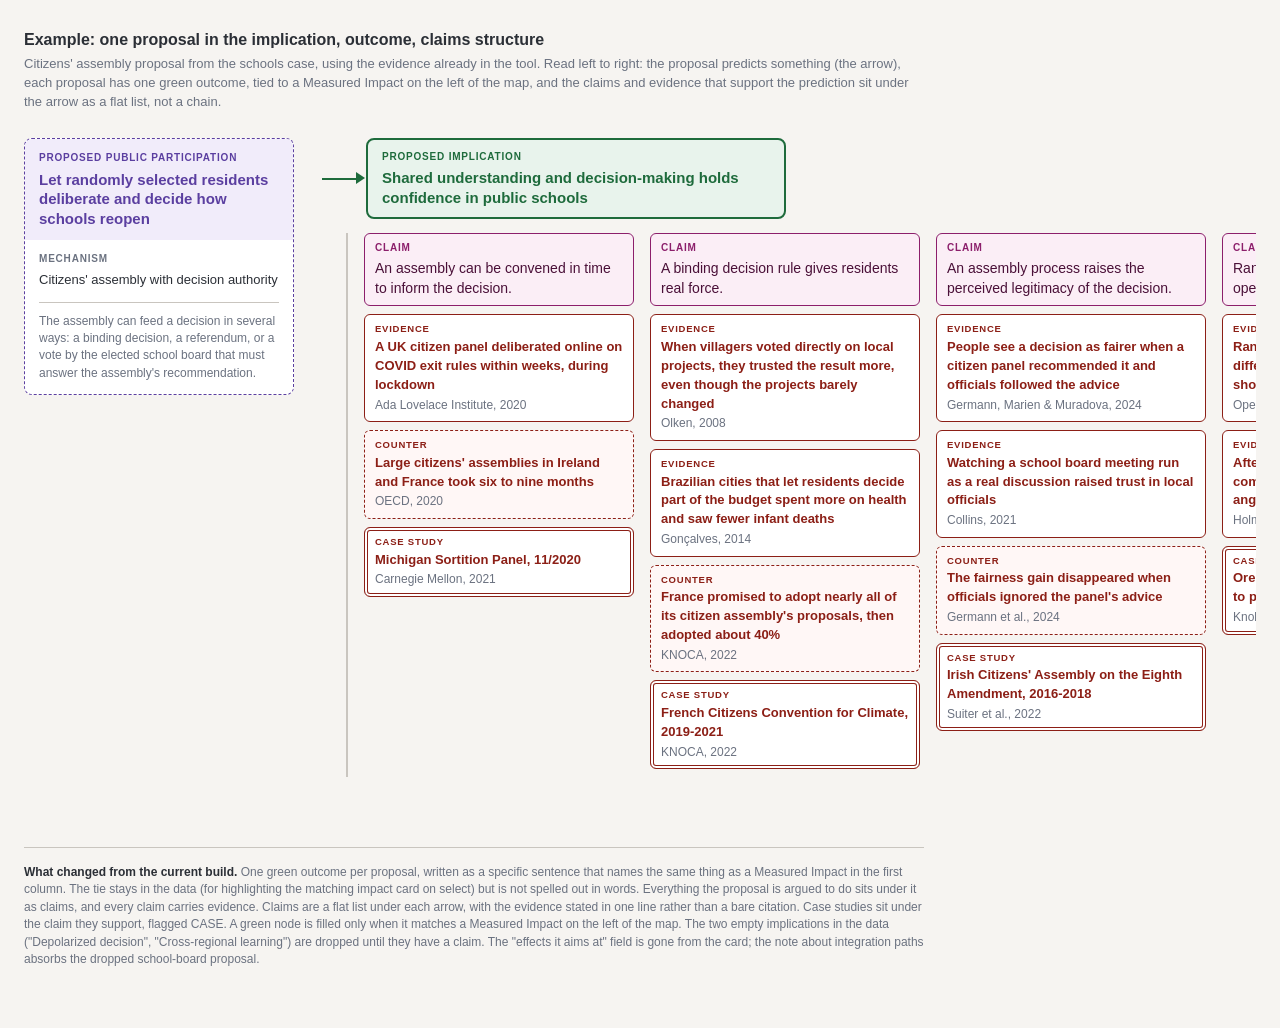
<file: research/example-implication-structure.html>
<!doctype html>
<html lang="en">
<head>
<meta charset="utf-8">
<meta name="viewport" content="width=device-width, initial-scale=1">
<title>Example: citizens' assembly proposal in the new structure</title>
<style>
  :root{
    --bg:#f6f4f1; --ink:#2b2f36; --mute:#6b7280; --line:#c9c5bf;
    --purple:#5b3fa0; --purple-bg:#f1ecfa; --green:#1e6b3c; --green-bg:#e8f3ec;
    --pink:#8c1f6b; --pink-bg:#fbeef6; --red:#8c1f16; --red-bg:#fff7f6;
  }
  *{box-sizing:border-box}
  body{margin:0;background:var(--bg);color:var(--ink);font:14px/1.45 -apple-system,"Inter",Segoe UI,Helvetica,Arial,sans-serif;padding:28px 24px 60px}
  h1{font-size:16px;margin:0 0 4px;font-weight:600}
  .sub{color:var(--mute);font-size:13px;margin:0 0 26px;max-width:900px}
  .kick{font-size:10px;letter-spacing:.08em;text-transform:uppercase;font-weight:600;margin-bottom:4px}
  .stage{display:grid;grid-template-columns:270px 1fr;gap:28px;align-items:start;max-width:1500px}

  /* proposal */
  .prop{border:1.5px dashed var(--purple);background:#fff;border-radius:8px;overflow:hidden;position:sticky;top:20px}
  .prop .head{background:var(--purple-bg);padding:12px 14px}
  .prop .head .kick{color:var(--purple)}
  .prop .head .t{font-weight:600;color:var(--purple);font-size:15px;line-height:1.3}
  .prop .body{padding:12px 14px;font-size:13px}
  .prop .body .kick{color:var(--mute);margin-top:10px}
  .prop .body p{margin:2px 0 0}
  .prop .note{margin-top:12px;padding-top:10px;border-top:1px solid var(--line);color:var(--mute);font-size:12px}

  /* implication rows */
  .imp{margin-bottom:34px}
  .arrowrow{position:relative;padding-left:44px}
  .arrowrow:before{content:"";position:absolute;left:0;width:34px;top:50%;border-top:2px solid var(--green)}
  .arrowrow:after{content:"";position:absolute;left:34px;top:50%;margin-top:-6px;border:6px solid transparent;border-left:9px solid var(--green);border-right:0}
  .out{border:2px solid var(--green);border-radius:8px;padding:10px 14px;background:#fff;max-width:420px}
  .out.measured{background:var(--green-bg)}
  .out .kick{color:var(--green)}
  .out .t{font-weight:600;color:var(--green);font-size:15px;line-height:1.3}
  .out .m{font-size:11.5px;color:var(--green);margin-top:5px}
  .out .m.no{color:var(--mute)}

  /* claims */
  .claims{margin:14px 0 0 24px;padding-left:16px;border-left:2px solid var(--line);display:flex;gap:16px;align-items:flex-start;overflow-x:auto;padding-bottom:8px}
  .claim{flex:0 0 270px;margin:0}
  .claim .ct{background:var(--pink-bg);border:1.5px solid var(--pink);border-radius:6px;padding:7px 10px;font-weight:500;color:#4a1038;display:block;min-height:64px}
  .claim .ct .kick{color:var(--pink);display:block;margin-bottom:2px}
  .ev{list-style:none;margin:8px 0 0 0;padding:0;display:flex;flex-direction:column;gap:8px}
  .ev li{background:#fff;border:1.5px solid var(--red);border-radius:6px;padding:7px 10px;font-size:13px}
  .ev li.c{border-style:dashed;background:var(--red-bg)}
  .ev li.k{box-shadow:inset 0 0 0 2px #fff,inset 0 0 0 3px var(--red)}
  .ev li .tag{display:block;font-size:9.5px;letter-spacing:.08em;text-transform:uppercase;font-weight:600;color:var(--red);margin-bottom:2px}
  .ev li .h{font-weight:600;color:var(--red)}
  .ev li .src{display:block;color:var(--mute);font-size:12px;margin-top:2px}
  .proc{margin:10px 0 0 24px;padding-left:16px;border-left:2px solid var(--line);color:var(--mute);font-size:13px;font-style:italic}

  .legend{margin-top:36px;padding-top:16px;border-top:1px solid var(--line);color:var(--mute);font-size:12px;max-width:900px}
  .legend b{color:var(--ink);font-weight:600}
</style>
</head>
<body>
<h1>Example: one proposal in the implication, outcome, claims structure</h1>
<p class="sub">Citizens' assembly proposal from the schools case, using the evidence already in the tool. Read left to right: the proposal predicts something (the arrow), each proposal has one green outcome, tied to a Measured Impact on the left of the map, and the claims and evidence that support the prediction sit under the arrow as a flat list, not a chain.</p>

<div class="stage">
  <div class="prop">
    <div class="head">
      <div class="kick">Proposed public participation</div>
      <div class="t">Let randomly selected residents deliberate and decide how schools reopen</div>
    </div>
    <div class="body">
      <div class="kick" style="margin-top:0">Mechanism</div>
      <p>Citizens' assembly with decision authority</p>
      <div class="note">The assembly can feed a decision in several ways: a binding decision, a referendum, or a vote by the elected school board that must answer the assembly's recommendation.</div>
    </div>
  </div>

  <div>
    <div class="imp">
      <div class="arrowrow"><div class="out measured"><div class="kick">Proposed implication</div><div class="t">Shared understanding and decision-making holds confidence in public schools</div></div></div>
      <div class="claims">
        <div class="claim">
          <div class="ct"><span class="kick">Claim</span>An assembly can be convened in time to inform the decision.</div>
          <ul class="ev">
            <li class="e"><span class="tag">Evidence</span><span class="h">A UK citizen panel deliberated online on COVID exit rules within weeks, during lockdown</span><span class="src">Ada Lovelace Institute, 2020</span></li>
            <li class="c"><span class="tag">Counter</span><span class="h">Large citizens' assemblies in Ireland and France took six to nine months</span><span class="src">OECD, 2020</span></li>
            <li class="k"><span class="tag">Case study</span><span class="h">Michigan Sortition Panel, 11/2020</span><span class="src">Carnegie Mellon, 2021</span></li>
          </ul>
        </div>
        <div class="claim">
          <div class="ct"><span class="kick">Claim</span>A binding decision rule gives residents real force.</div>
          <ul class="ev">
            <li class="e"><span class="tag">Evidence</span><span class="h">When villagers voted directly on local projects, they trusted the result more, even though the projects barely changed</span><span class="src">Olken, 2008</span></li>
            <li class="e"><span class="tag">Evidence</span><span class="h">Brazilian cities that let residents decide part of the budget spent more on health and saw fewer infant deaths</span><span class="src">Gonçalves, 2014</span></li>
            <li class="c"><span class="tag">Counter</span><span class="h">France promised to adopt nearly all of its citizen assembly's proposals, then adopted about 40%</span><span class="src">KNOCA, 2022</span></li>
            <li class="k"><span class="tag">Case study</span><span class="h">French Citizens Convention for Climate, 2019-2021</span><span class="src">KNOCA, 2022</span></li>
          </ul>
        </div>
        <div class="claim">
          <div class="ct"><span class="kick">Claim</span>An assembly process raises the perceived legitimacy of the decision.</div>
          <ul class="ev">
            <li class="e"><span class="tag">Evidence</span><span class="h">People see a decision as fairer when a citizen panel recommended it and officials followed the advice</span><span class="src">Germann, Marien &amp; Muradova, 2024</span></li>
            <li class="e"><span class="tag">Evidence</span><span class="h">Watching a school board meeting run as a real discussion raised trust in local officials</span><span class="src">Collins, 2021</span></li>
            <li class="c"><span class="tag">Counter</span><span class="h">The fairness gain disappeared when officials ignored the panel's advice</span><span class="src">Germann et al., 2024</span></li>
            <li class="k"><span class="tag">Case study</span><span class="h">Irish Citizens' Assembly on the Eighth Amendment, 2016-2018</span><span class="src">Suiter et al., 2022</span></li>
          </ul>
        </div>
        <div class="claim">
          <div class="ct"><span class="kick">Claim</span>Random selection surfaces views that open meetings and surveys miss.</div>
          <ul class="ev">
            <li class="e"><span class="tag">Evidence</span><span class="h">Randomly recruited groups reached different conclusions than people who showed up on their own</span><span class="src">Open University, 2003</span></li>
            <li class="e"><span class="tag">Evidence</span><span class="h">After 2020, school board public comment was dominated by the angriest voices</span><span class="src">Holman, Johnson &amp; Simko, 2024</span></li>
            <li class="k"><span class="tag">Case study</span><span class="h">Oregon Citizens' Initiative Review, 2010 to present</span><span class="src">Knobloch, Barthel &amp; Gastil, 2020</span></li>
          </ul>
        </div>
      </div>
    </div>
  </div>
</div>

<div class="legend">
  <b>What changed from the current build.</b> One green outcome per proposal, written as a specific sentence that names the same thing as a Measured Impact in the first column. The tie stays in the data (for highlighting the matching impact card on select) but is not spelled out in words. Everything the proposal is argued to do sits under it as claims, and every claim carries evidence. Claims are a flat list under each arrow, with the evidence stated in one line rather than a bare citation. Case studies sit under the claim they support, flagged CASE. A green node is filled only when it matches a Measured Impact on the left of the map. The two empty implications in the data ("Depolarized decision", "Cross-regional learning") are dropped until they have a claim. The "effects it aims at" field is gone from the card; the note about integration paths absorbs the dropped school-board proposal.
</div>
</body>
</html>
</file>
<file: css/styles.css>
*, *::before, *::after { box-sizing: border-box; margin: 0; padding: 0; }

html { font-size: 16px; }

body {
  font-family: -apple-system, BlinkMacSystemFont, "Segoe UI", "Helvetica Neue", Arial, sans-serif;
  background: #f4f2ee;
  color: #1a1a1a;
  height: 100vh;
  display: flex;
  flex-direction: column;
  overflow: hidden;
  line-height: 1.5;
  -webkit-font-smoothing: antialiased;
}

.key-item {
  display: grid;
  grid-template-columns: auto 1fr;
  gap: 12px;
  align-items: start;
  padding: 8px 0;
  border-bottom: 1px solid #ddd8ce;
}

.key-item:last-child { border-bottom: none; }

.key-badge {
  display: inline-block;
  font-size: 0.6875rem;
  font-weight: 700;
  padding: 3px 8px;
  border-radius: 8px;
  letter-spacing: 0.03em;
  white-space: nowrap;
  margin-top: 2px;
}

.key-title {
  font-size: 0.8125rem;
  font-weight: 600;
  color: #1a1a1a;
  line-height: 1.45;
  margin-bottom: 3px;
}

.key-q {
  font-size: 0.75rem;
  line-height: 1.5;
  color: #555;
  font-style: italic;
}

.fl {
  font-size: 0.75rem;
  font-weight: 700;
  padding: 5px 11px;
  border-radius: 20px;
  border: 1.5px solid transparent;
  cursor: pointer;
  transition: opacity 0.15s;
  user-select: none;
}

.fl.off { opacity: 0.35; }

.fl-all { background: #1c2333; color: #fff; border-color: #1c2333; }
.fl-red { background: #faeaea; color: #6e1510; border-color: #aa2a20; }
.fl-orange { background: #fef0e2; color: #612800; border-color: #a84e08; }
.fl-green { background: #e5f5ec; color: #0c4520; border-color: #177038; }
.fl-blue { background: #e3eef8; color: #09386a; border-color: #1258a0; }
.fl-purple { background: #f0e8fa; color: #380c68; border-color: #601898; }

#tl-wrap {
  flex: 1;
  display: none;
  flex-direction: column;
  overflow: hidden;
}

#tl-wrap.show { display: flex; }

.tl-toolbar {
  display: flex;
  align-items: center;
  gap: 8px;
  flex-wrap: wrap;
  padding: 9px 24px;
  background: #eae7df;
  border-bottom: 1px solid #d4cfc5;
  flex-shrink: 0;
}

/* The filters are pushed to the right end of the bar, and wrap among
   themselves rather than dragging the Back button along with them. */
.tl-filters {
  display: flex; align-items: center; gap: 8px; flex-wrap: wrap;
  margin-left: auto; justify-content: flex-end;
}

.ov-toggle {
  font-size: 0.75rem;
  font-weight: 700;
  padding: 5px 12px;
  border-radius: 5px;
  border: 1.5px solid #b3aca0;
  background: #fff;
  color: #4a463f;
  cursor: pointer;
  font-family: inherit;
}

.ov-toggle:hover { border-color: #1c2333; color: #1c2333; }

.tl-scroll {
  flex: 1;
  overflow-y: auto;
  padding: 16px 24px 48px;
}

.tl-ov {
  max-width: 920px;
  margin: 0 auto 14px;
}


.tl-ov-inner {
  background: #dde4f0;
  border: 1px solid #b8c6da;
  border-radius: 8px;
  padding: 14px 18px;
  font-size: 0.8125rem;
  line-height: 1.6;
  color: #1e2d45;
}

.tl-ov-inner .cd-tag { margin-right: 8px; }

.tl-inner {
  max-width: 920px;
  margin: 0 auto;
}

.ent {
  border-radius: 8px;
  border: 1px solid #ddd8ce;
  border-left: 6px solid #ccc;
  margin-bottom: 10px;
  background: #fff;
  overflow: hidden;
  transition: box-shadow 0.15s;
}

.ent:hover { box-shadow: 0 2px 10px rgba(0, 0, 0, 0.08); }

.ent.cat-red { border-left-color: #aa2a20; }
.ent.cat-orange { border-left-color: #a84e08; }
.ent.cat-green { border-left-color: #177038; }
.ent.cat-blue { border-left-color: #1258a0; }
.ent.cat-purple { border-left-color: #601898; }

.ent.hidden { display: none; }

.ehd {
  padding: 14px 16px;
  cursor: pointer;
  display: grid;
  grid-template-columns: 96px 1fr 20px;
  gap: 12px;
  align-items: start;
}

.edate {
  font-size: 0.8125rem;
  font-weight: 700;
  color: #333;
  letter-spacing: 0.02em;
  padding-top: 2px;
  line-height: 1.45;
}

.etxt {
  font-size: 0.9375rem;
  line-height: 1.55;
  color: #444;
  margin: 0;
}

.etxt strong,
.tl-ov-inner strong,
.st-text strong { font-weight: 600; }

.ent.open .etxt {
  color: #111;
  line-height: 1.65;
}

.etxt-ellipsis { display: inline; }
.etxt-more { display: none; }

.ent.open .etxt-ellipsis { display: none; }
.ent.open .etxt-more { display: inline; }

.earr {
  color: #999;
  font-size: 0.75rem;
  padding-top: 6px;
  transition: transform 0.2s;
  text-align: right;
}

.ent.open .earr { transform: rotate(90deg); }

.ebd {
  display: none;
  /* 16px card padding + 96px date column + 12px grid gap = flush with the entry text above */
  padding: 10px 16px 16px 124px;
  border-top: 1px solid #f0ece4;
  background: #faf9f6;
}

.ent.open .ebd { display: block; }

.eact {
  font-size: 0.875rem;
  color: #555;
  font-style: normal;
  margin: 0 0 10px;
  line-height: 1.5;
}

.act-label {
  font-weight: 700;
  font-style: normal;
}

.esrcs {
  display: flex;
  flex-wrap: wrap;
  gap: 6px;
}

.esrcs a {
  font-size: 0.875rem;
  color: #3a3f47;
  text-decoration: none;
  background: #f1efe9;
  padding: 4px 10px;
  border-radius: 4px;
  border: 1px solid #d4cfc5;
  cursor: pointer;
}

.esrcs a:hover {
  background: #e6e2d9;
  text-decoration: underline;
}

.empty-msg {
  text-align: center;
  padding: 60px 24px;
  color: #888;
  font-size: 1rem;
}

@media (max-width: 640px) {
  .ehd {
    grid-template-columns: 1fr 20px;
  }

  .edate {
    grid-column: 1 / -1;
    margin-bottom: 4px;
  }

  .ebd {
    padding-left: 16px;
  }
}

/* ------------------------------------------------------------------ *
 * Causal chain view — map on the left, detail on the right.
 * ------------------------------------------------------------------ */

#modes { display: flex; gap: 8px; }

/* The category filters describe timeline entries; they have no meaning
   against the chain taxonomy, so they leave when the chain view is up. */
body[data-view="chain"] #ctrl .fl,

#ch-wrap { display: none; flex: 1; overflow: hidden; }
#ch-wrap.show { display: flex; }

/* Both side panels fold away, so the map can have the whole window when it is
   the thing being read: the detail pane to the right, the key downward. */
#ch-wrap.no-right #ch-right { display: none; }
#ch-wrap.no-right #ch-mapcol { flex: 1 1 100%; border-right: none; }
#ch-mapcol.no-legend #ch-legend { display: none; }

/* On a wide screen the detail pane runs the full height of the window and
   the top bar spans the map only. The map wrapper steps out of the way so
   its two columns sit straight in the page grid. */
@media (min-width: 901px) {
  body:has(#ch-wrap.show:not(.no-right)) {
    display: grid;
    grid-template-columns: minmax(0, 1fr) min(38%, 380px);
    grid-template-rows: auto minmax(0, 1fr);
  }
  body:has(#ch-wrap.show:not(.no-right)) #ch-wrap { display: contents; }
  body:has(#ch-wrap.show:not(.no-right)) #top { grid-column: 1; grid-row: 1; }
  body:has(#ch-wrap.show:not(.no-right)) #ch-mapcol { grid-column: 1; grid-row: 2; min-height: 0; border-right: none; }
  body:has(#ch-wrap.show:not(.no-right)) #ch-right {
    grid-column: 2; grid-row: 1 / 3; min-height: 0; max-width: none;
  }
}

.pane-tog {
  font-family: inherit; font-size: 0.6875rem; font-weight: 700;
  padding: 5px 11px; border: 1.5px solid #b3aca0; border-radius: 5px;
  background: #fff; color: #4a463f; cursor: pointer; align-self: center;
}
.pane-tog:hover { border-color: #1c2333; color: #1c2333; }
#right-hide { margin: 0 0 6px 4px; font-size: .9rem; line-height: 1; padding: 6px 6px; border: none; background: none; color: #6b6457; }
#right-hide:hover { color: #1c2333; background: none; }
/* Open Key joins the zoom pill when the key is closed (see #ch-zoom).
   The detail pane has no reopen button: clicking anything on the map brings
   it back, which is the same gesture that put something in it. */

#ch-mapcol {
  flex: 1 1 58%;
  min-width: 0;
  overflow: hidden;
  /* No padding: the lane bands run to the map's edges and the key sits flush
     under them, so the map reads as one surface. */
  padding: 0;
  background: #f0ede6;
  border-right: 1px solid #d4cfc5;
  display: flex;
  flex-direction: column;
}

#ch-sel { display: flex; gap: 8px; flex-wrap: wrap; margin-bottom: 14px; flex-shrink: 0; }
#ch-sel.hide { display: none; }

.chb {
  font-size: 0.75rem; font-weight: 700; letter-spacing: 0.04em;
  padding: 7px 16px; border-radius: 20px; border: 1.5px solid #b3aca0;
  background: #fff; color: #5a5347; cursor: pointer; transition: all 0.15s;
}
.chb:hover { border-color: #1c2333; }
.chb.on { background: #1c2333; color: #fff; border-color: #1c2333; }

#ch-sel { flex-shrink: 0; padding: 10px 16px 0; }
#ch-sel:empty { display: none; }
.ov-toggle.on { border-color: #1c2333; color: #1c2333; background: #f3f1ec; }
.sp-about-panel { margin-top: 8px; max-height: 230px; overflow-y: auto; }

#ch-mapwrap { position: relative; flex: 1 1 auto; min-height: 0; display: flex; }
#ch-map { flex: 1 1 auto; overflow: auto; min-height: 0; cursor: grab; }
#ch-map.grabbing { cursor: grabbing; }
#ch-map.grabbing .cg-node, #ch-map.grabbing .cg-chip, #ch-map.grabbing .cg-card { cursor: grabbing; }

/* Zoom control, floating over the map's bottom-left corner. */
#ch-zoom {
  position: absolute; left: 12px; bottom: 12px; z-index: 8;
  display: flex; align-items: stretch;
  background: #1c2333; border: 1px solid #2f3950; border-radius: 8px;
  box-shadow: 0 2px 10px rgba(0,0,0,0.22); overflow: hidden;
}
#ch-zoom button {
  font-family: inherit; border: none; background: #1c2333; cursor: pointer;
  color: #dfe4ec; font-weight: 700; padding: 6px 11px; font-size: 0.875rem;
  line-height: 1; transition: background 0.12s;
}
#ch-zoom button:hover { background: #2a344b; color: #fff; }
#zoom-lbl {
  min-width: 48px; font-size: 0.6875rem; letter-spacing: 0.02em;
  border-left: 1px solid #2f3950; border-right: 1px solid #2f3950;
}

/* ---- the graph ---- */

.cg { position: relative; margin: 0 auto; }

.cg-edges { position: absolute; left: 0; top: 0; overflow: visible; pointer-events: none; }

/* The causal arrows no longer encode strength: one neutral color, faded by
   default and darker when selected, at a constant width (no size jump). */
.cg-edge { fill: none; stroke: #b0aaa0; stroke-width: 2.25; transition: stroke 0.15s; }
.cg-edge.on { stroke: #1c2333; }

.cg-hit { fill: none; stroke: transparent; stroke-width: 22; cursor: pointer; pointer-events: stroke; }

.cg-node {
  position: absolute;
  background: #22304a;
  color: #fff;
  border-radius: 7px;
  padding: 9px 12px;
  font-size: 0.6875rem;
  font-weight: 600;
  line-height: 1.4;
  text-align: center;
  box-shadow: 0 1px 4px rgba(0, 0, 0, 0.14);
}

/* Node roles: gray for events that cannot be changed, green for events
   participation could act on, red for the outcomes worth caring about. */
.cg-node-date { font-weight: 800; opacity: 0.85; white-space: nowrap; }

.cg-node.cg-immovable { background: #5c6270; }
.cg-node.cg-intervenable { background: #1e6b3c; }
.cg-node.cg-outcome { background: #8c1f16; }
.cg-node.sel { outline: 3px solid #4a9fd5; outline-offset: 2px; }

/* Sub-chains sharing one screen: separate canvases side by side, never one
   merged graph. Side by side (not stacked) so the second sub-chain sits as a
   visible peer rather than below the fold where it can be missed. Each column
   sizes to its own graph so a wide sub-chain cannot overflow into its
   neighbour. */
.cg-row { display: flex; flex-direction: row; gap: 48px; align-items: flex-start; }
.cg-col { flex: 0 0 auto; }
.cg-canvas { position: relative; }
.cg-col .cg-sub { font-size: 0.8125rem; }
.cg-sub {
  font-size: 0.75rem; font-weight: 700; letter-spacing: 0.04em; color: #3f3a32;
  margin: 0 0 8px; padding-bottom: 5px; border-bottom: 1px solid #d8d3c8;
}

/* A link on the map: the arrow runs through the center; the name chip sits on
   it, with ACTUAL participation flanking left and PROPOSED flanking right. The
   chip is the flow anchor so the name stays centered on the arrow whatever
   flanks it. */
.cg-linkgroup {
  position: absolute;
  transform: translate(-50%, -50%);
  display: inline-flex;
}

.cg-chip {
  position: relative;
  z-index: 2;
  background: #fff;
  border: 1.5px solid #b8b1a4;
  border-radius: 8px;
  padding: 4px 9px;
  cursor: pointer;
  font-family: inherit;
  font-size: 0.625rem; font-weight: 700; color: #2a2a2a; letter-spacing: 0.02em;
  line-height: 1.25; text-align: center;
  box-shadow: 0 1px 4px rgba(0, 0, 0, 0.12);
  transition: box-shadow 0.12s, border-color 0.12s;
  max-width: 150px;
}
.cg-chip:hover { border-color: #1c2333; box-shadow: 0 3px 10px rgba(0,0,0,0.18); }
.cg-linkgroup.on .cg-chip { background: #1c2333; border-color: #1c2333; color: #fff; }

/* The flanking columns. Absolutely placed just outside the chip so the chip
   itself stays exactly on the arrow. */
.cg-side {
  position: absolute; top: 50%; transform: translateY(-50%);
  display: flex; flex-direction: column; gap: 4px; z-index: 1;
}
.cg-side-actual { right: 100%; align-items: flex-end; padding-right: 12px; }
.cg-side-prop { left: 100%; align-items: flex-start; padding-left: 12px; }

/* A participation card on the map. Actual: solid purple. Proposed: purple,
   dashed. Both name the event in full; click opens the detail. */
.cg-card {
  font-family: inherit; cursor: pointer; text-align: center;
  font-size: 0.625rem; font-weight: 600; line-height: 1.28;
  padding: 5px 8px; border-radius: 6px; width: 132px;
  white-space: normal; overflow-wrap: anywhere;
  transition: box-shadow 0.12s, transform 0.12s;
}
.cg-card:hover { box-shadow: 0 2px 9px rgba(0,0,0,0.16); transform: translateY(-1px); z-index: 6; position: relative; }
.cg-linkgroup:hover { z-index: 5; }
.cg-actual { background: #f2eafb; color: #3d0f70; border: 1.5px solid #601898; }
.cg-prop { background: #f7f1fd; color: #3d0f70; border: 1.5px dashed #601898; }

/* A short connector tick from each flank toward the arrow. */
.cg-side-actual::after,
.cg-side-prop::before {
  content: ''; position: absolute; top: 50%; width: 12px; border-top: 1.5px solid #b39ddb;
}
.cg-side-actual::after { right: 0; }
.cg-side-prop::before { left: 0; border-top-style: dashed; }

#ch-legend {
  position: relative;
  display: grid;
  grid-template-columns: max-content 1fr;
  align-items: center;
  gap: 9px 16px;
  flex-shrink: 0; padding: 12px 16px;
  background: #e6e2d9; border-top: 1px solid #d4cfc5;
  font-size: 0.75rem; color: #5a5347;
}
.lg-hd {
  font-size: 0.6875rem; font-weight: 700; letter-spacing: 0.02em; color: #3f3a32;
  line-height: 1.35;
}
.lg-hd em {
  display: block; font-style: normal; font-weight: 500;
  font-size: 0.6875rem; color: #8a8377; margin-top: 1px;
}
.lg-row { display: flex; flex-wrap: wrap; align-items: center; gap: 8px 14px; }
.lg-dot { display: inline-flex; align-items: center; gap: 5px; }
.lg-card { width: 22px; height: 13px; border-radius: 4px; display: inline-block; flex-shrink: 0; }
.lg-card-actual { background: #f2eafb; border: 1.5px solid #601898; }
.lg-card-prop { background: #f7f1fd; border: 1.5px dashed #601898; }
.lg-more {
  margin-left: auto; background: none; border: 1px solid #bdb7ac; border-radius: 4px;
  font-family: inherit; font-size: 0.6875rem; font-weight: 700; color: #5a5347;
  padding: 3px 9px; cursor: pointer;
}
.lg-more:hover { background: #d8d3c8; border-color: #8a8377; }
#legend-hide {
  position: absolute; top: 8px; right: 8px;
  width: 24px; height: 24px; padding: 0; line-height: 1;
  background: none; border: none; border-radius: 4px;
  font-family: inherit; font-size: .9rem; font-weight: 700; color: #6b6457; cursor: pointer;
}
#legend-hide:hover { color: #1c2333; }
#ch-legend .lg-row:first-of-type { padding-right: 36px; }

/* ---- category label ---- */

/* The entry category is a coloured dot and a small caps label, not an outlined
   pill. A bordered chip inside a bordered card reads as a box in a box, and a
   second bold at the date's size leaves neither element leading. */
.catlab {
  display: inline-flex; align-items: center; gap: 5px; white-space: nowrap;
  font-size: .62rem; font-weight: 800; letter-spacing: .07em; text-transform: uppercase;
}
.catlab::before { content: ""; flex: 0 0 auto; width: 7px; height: 7px; border-radius: 50%; background: currentColor; }
.catlab-lg { font-size: .68rem; }
.catlab-lg::before { width: 8px; height: 8px; }
/* In the flat timeline the row already carries a coloured rail, so the dot
   would repeat it. */
.catlab-bare::before { display: none; }
.catlab-bare { margin-bottom: 6px; }
.cat-br { color: #aa2a20; }
.cat-bo { color: #8a3f06; }
.cat-bg { color: #146030; }
.cat-bb { color: #1258a0; }
.cat-bp { color: #601898; }

/* ---- shared grade / effect pills ---- */

.g {
  display: inline-block; font-size: 0.625rem; font-weight: 700; letter-spacing: 0.04em;
  padding: 3px 8px; border-radius: 8px; white-space: nowrap;
}
.gr-strong { background: #e5f5ec; color: #0c4520; border: 1px solid #177038; }
.gr-moderate { background: #e3eef8; color: #09386a; border: 1px solid #1258a0; }
.gr-weak { background: #fef0e2; color: #612800; border: 1px solid #a84e08; }
.gr-contested { background: #fbf3d8; color: #5a4708; border: 1px solid #8a6d0f; }
.gr-unstudied { background: #faeaea; color: #6e1510; border: 1px solid #aa2a20; }

/* Summary-strip pills: actual (solid purple), proposed (dashed purple),
   neutral (counts). No strength or effect coloring anywhere. */
.g.g-actual { background: #f2eafb; color: #3d0f70; border: 1px solid #601898; }
.g.g-prop { background: #f7f1fd; color: #3d0f70; border: 2px dashed #601898; }
.g.g-neutral { background: #ececf2; color: #33384a; border: 1px solid #b7bccb; }

/* ---- detail pane ---- */

/* Sticky: the way back stays visible however deep the evidence scroll goes. */
.cd-back {
  position: sticky;
  top: 0;
  z-index: 5;
  display: block;
  width: calc(100% + 48px);
  margin: 0 -24px 12px;
  padding: 13px 24px 11px;
  text-align: left;
  background: #fff;
  border: none;
  border-bottom: 1px solid #eee9e0;
  cursor: pointer;
  font-family: inherit; font-size: 0.75rem; font-weight: 700; letter-spacing: 0.05em; color: #1258a0;
}
.cd-back:hover { color: #0a3e75; text-decoration: underline; }

.cd .cd-claim { margin-bottom: 14px; }
.cd .eact { margin: 14px 0 12px; }
.sp-addressed { margin-top: 22px; }
.cd > .ev-srcs { margin-top: 14px; }
.cd-about { border-top: 1px solid #e3ddd2; margin-top: 26px; padding-top: 18px; }

.cd-kick {
  font-size: 0.6875rem; font-weight: 700;
  letter-spacing: 0.08em; color: #8a8377; margin-bottom: 10px;
}

.cd-outcome { font-size: 0.9375rem; line-height: 1.6; color: #111; margin-bottom: 14px; }

.cd-tag {
  display: inline-block; font-size: 0.625rem; font-weight: 700; letter-spacing: 0.05em;
  background: #1c2333; color: #fff; padding: 3px 9px; border-radius: 4px;
  margin-right: 8px; vertical-align: 2px;
}

.cd-thesis {
  font-size: 0.875rem; line-height: 1.65; color: #444;
  border-top: 1px solid #eee9e0; padding-top: 13px;
}

/* Two real columns, so wrapped pills stay in the pill column instead of
   sliding back under the label. */
.cd-sum {
  margin-top: 18px; border-top: 1px solid #eee9e0; padding-top: 14px;
  display: grid; grid-template-columns: max-content 1fr;
  gap: 10px 12px; align-items: start;
}
.cd-sum-lbl {
  font-size: 0.625rem; font-weight: 700;
  letter-spacing: 0.035em; color: #8a8377; padding-top: 3px; white-space: nowrap;
}
.cd-sum-pills { display: flex; flex-wrap: wrap; gap: 6px; }

.cd-hint {
  margin-top: 18px; padding: 11px 13px; background: #f4f2ee;
  border-radius: 6px; font-size: 0.8125rem; line-height: 1.55; color: #6a6255;
}

.cd-head { display: flex; flex-wrap: wrap; align-items: baseline; gap: 10px; margin-bottom: 11px; }
.cd-id { font-size: 1.125rem; font-weight: 700; color: #16202f; letter-spacing: 0.02em; }
.cd-branch { font-size: 0.6875rem; color: #8a8377; font-weight: 600; letter-spacing: 0.04em; }

.cd-flow {
  font-size: 0.8125rem; line-height: 1.55; color: #4a5568;
  background: #f4f2ee; border-radius: 6px; padding: 9px 12px; margin-bottom: 12px;
}
.cd-flow span { font-weight: 650; color: #22304a; }

.cd-claim { font-size: 0.9375rem; line-height: 1.65; color: #111; margin-bottom: 4px; }

.cd-ctx { margin-top: 20px; border-top: 1px solid #eee9e0; padding-top: 14px; }

.ln-sec { margin-top: 20px; }
.ln-sec h4 {
  font-size: 0.6875rem; font-weight: 700; letter-spacing: 0.035em;
  color: #6a6255; margin-bottom: 9px; padding-bottom: 5px; border-bottom: 1px solid #e6e0d5;
}
.ln-sec-counter h4 { color: #7a3410; }
.ln-sec-part h4 { color: #380c68; }
.ln-sec-prop h4 { color: #4a1a7a; }
.ln-sec-gap h4 { color: #6e1510; }
/* Evidence, counter-evidence, and comparable-case headers sit above bordered
   cards; a divider under them read as a double line. */
.ln-sec-for h4, .ln-sec-counter h4, .ln-sec-comp h4 { border-bottom: none; padding-bottom: 0; }
.ln-none { font-size: 0.8125rem; color: #8a8377; font-style: italic; }

.ev-list, .pa-list, .gap-list { list-style: none; }

.ev {
  display: block;
  padding: 9px 0; border-bottom: 1px solid #efeae0;
}
.ev > .ev-grade { display: inline-block; margin: 0 0 7px; }
.ev:last-child { border-bottom: none; }

/* In the detail pane, evidence sits on red cards like on the map: solid for
   evidence, dashed for counter-evidence. */
.ln-sec-for .ev, .ln-sec-counter .ev {
  background: #fdf7f6; border: 1.5px solid #b3261e; border-radius: 8px;
  padding: 10px 12px; margin-bottom: 8px;
}
.ln-sec-for .ev:last-child { border-bottom: 1.5px solid #b3261e; }
.ln-sec-counter .ev { background: #fdf5f5; border-style: dashed; }
.ln-sec-counter .ev:last-child { border-bottom: 1.5px dashed #b3261e; }

.ev-grade {
  font-size: 0.5625rem; padding: 3px 7px; border-radius: 8px; font-weight: 700; text-align: center; letter-spacing: 0.03em; margin-top: 2px;
}
.ev-finding { font-size: 0.875rem; line-height: 1.6; color: #222; }
.ev-finding strong, .pa-desc strong { font-weight: 700; }
.ev-caveat {
  font-size: 0.8125rem; line-height: 1.55; color: #7a3410; background: #fdf5ec;
  border-left: 3px solid #d99a55; padding: 6px 10px; margin-top: 7px; border-radius: 0 4px 4px 0;
}

.ev-srcs { font-size: 0.875rem; line-height: 1.6; margin-top: 7px; }
.pa-loc { font-size: 0.75rem; color: #555; margin-top: 7px; }
/* Sources share the sidebar's ink; the underline marks them as links. */
.ev-srcs a {
  font-size: 0.875rem; color: #3a3f47; text-decoration: underline;
  text-decoration-color: #a9a294; text-underline-offset: 2px;
  background: transparent; padding: 1px 0; border: none; cursor: pointer;
}
.ev-srcs a:hover { color: #1a1a1a; text-decoration-color: currentColor; }

.pa {
  background: #f7f2fd; border: 1px solid #ddcdf2; border-left: 4px solid #601898;
  border-radius: 0 6px 6px 0; padding: 11px 14px; margin-bottom: 10px;
}
.pa[data-part] { cursor: pointer; transition: box-shadow 0.12s, transform 0.12s; }
.pa[data-part]:hover { box-shadow: 0 2px 10px rgba(0,0,0,0.1); transform: translateX(2px); }
.pa[data-part]:focus-visible { outline: 2px solid #601898; outline-offset: 2px; }

.pa-hd { display: flex; flex-wrap: wrap; gap: 8px; align-items: center; margin-bottom: 7px; }
.pa-date { font-size: 0.75rem; font-weight: 700; color: #444; letter-spacing: 0.02em; }
.pa-name { font-size: 0.9375rem; font-weight: 600; color: #111; }
.pa-kind {
  font-size: 0.5625rem; font-weight: 700; letter-spacing: 0.04em;
  background: #f0e8fa; color: #380c68; border: 1px solid #601898; padding: 3px 8px; border-radius: 8px;
}
.pa-actors { font-size: 0.8125rem; color: #555; margin-bottom: 6px; line-height: 1.5; }
.pa-desc { font-size: 0.875rem; line-height: 1.6; color: #222; }

/* Proposed participation cards: same purple as the documented record, but
   dashed throughout, marking speculation. A fully dashed left edge (default
   here) plus the "unstudied link" flag marks a proposal resting on a causal
   link the literature has not studied. */
.pp {
  background: #f7f1fd; border: 1px dashed #b79ae0; border-left: 4px dashed #601898;
  border-radius: 0 6px 6px 0; padding: 11px 14px; margin-bottom: 10px;
}
.pp.pp-unstudied { border-left-color: #601898; }
.pp-method {
  font-size: 0.5625rem; font-weight: 700; letter-spacing: 0.04em;
  background: #f2eafb; color: #3d0f70; border: 1px solid #601898;
  padding: 3px 8px; border-radius: 8px;
}
.pp-flag {
  font-size: 0.5625rem; font-weight: 700; letter-spacing: 0.04em;
  background: #fff; color: #3d0f70; border: 2px dashed #601898;
  padding: 3px 8px; border-radius: 8px;
}
.pp-mech { font-size: 0.8125rem; line-height: 1.55; color: #4a3a5e; margin-top: 7px; }
.pp-mech-note { display: block; font-size: 0.75rem; color: #601898; margin-top: 3px; }

/* Paired sub-chain intros in the overview pane. */
.cd-subchain { border-top: 2px solid #e6e0d5; margin-top: 20px; padding-top: 16px; }
.cd-subchain:first-of-type { border-top: none; margin-top: 6px; padding-top: 0; }

/* Small link id beside the event name in the detail header. */
.cd-lid { font-size: 0.6875rem; font-weight: 700; color: #8a8377; letter-spacing: 0.04em; }

.gap-list li {
  font-size: 0.875rem; line-height: 1.6; color: #4a1e1a; background: #fdf2f1;
  border-left: 3px solid #aa2a20; padding: 9px 12px; margin-bottom: 8px; border-radius: 0 4px 4px 0;
}

@media (max-width: 900px) {
  #ch-wrap.show { flex-direction: column; }
  #ch-mapcol { flex: 0 0 auto; max-height: 55%; border-right: none; border-bottom: 1px solid #d4cfc5; }
  #ch-right { flex: 1 1 auto; max-width: none; }
}

/* ------------------------------------------------------------------ *
 * The key — every label in the project, defined.
 * ------------------------------------------------------------------ */

.k-sec { margin-bottom: 20px; }
.k-sec:last-child { margin-bottom: 4px; }

.k-sec h3 {
  font-size: 0.8125rem;
  font-weight: 700;
  color: #16202f;
  margin-bottom: 4px;
}

.k-note {
  font-size: 0.75rem;
  line-height: 1.55;
  color: #6a6255;
  margin-bottom: 10px;
  max-width: 70ch;
}

.k-grid {
  display: grid;
  grid-template-columns: repeat(auto-fill, minmax(370px, 1fr));
  gap: 2px 26px;
}

.k-item {
  display: grid;
  grid-template-columns: 148px 1fr auto;
  gap: 12px;
  align-items: baseline;
  padding: 7px 0;
  border-bottom: 1px solid #ddd8ce;
}

.k-mark { justify-self: start; }

.k-title {
  font-size: 0.8125rem;
  font-weight: 600;
  color: #1a1a1a;
  line-height: 1.4;
  margin-bottom: 2px;
}

.k-desc {
  font-size: 0.75rem;
  line-height: 1.55;
  color: #4a463f;
}

.k-eg {
  font-size: 0.6875rem;
  line-height: 1.5;
  color: #8a8377;
  font-style: italic;
  margin-top: 3px;
}

.k-count {
  font-size: 0.625rem;
  font-weight: 700;
  letter-spacing: 0.04em;
  color: #a09889;
  white-space: nowrap;
}

.k-dotwrap {
  display: inline-flex;
  align-items: center;
  gap: 6px;
  font-size: 0.75rem;
  font-weight: 600;
  color: #3f3a32;
}

/* Map marks sit above their name, so the mark is read first. */
.k-stack { flex-direction: column; align-items: flex-start; gap: 5px; line-height: 1.3; }
.k-item:has(.k-stack) { align-items: start; }

.k-plain { font-size: 0.75rem; font-weight: 700; color: #3f3a32; }

/* Miniature versions of the map's own marks, so the key shows the real thing. */
.k-sw { width: 26px; height: 13px; border-radius: 3px; display: inline-block; flex-shrink: 0; }
.k-sw-node-immovable { background: #5c6270; }
.k-sw-node-intervenable { background: #1e6b3c; }
.k-sw-node-outcome { background: #8c1f16; }
.k-sw-card-actual { background: #f2eafb; border: 1.5px solid #601898; }
.k-sw-card-prop { background: #f7f1fd; border: 1.5px dashed #601898; }
.k-sw-edge-solid { height: 0; border-top: 3px solid #177038; border-radius: 0; }
.k-sw-edge-dash { height: 0; border-top: 3px dashed #aa2a20; border-radius: 0; }
.k-sw-chip {
  height: 15px; background: #fff; border: 1.5px solid #c9c2b6; border-radius: 20px;
}

@media (max-width: 700px) {
  .k-item { grid-template-columns: 1fr; gap: 4px; }
  .k-count { display: none; }
}

/* ------------------------------------------------------------------ *
 * Top bar, case drawer, and key panel
 * ------------------------------------------------------------------ */

#top {
  display: flex;
  align-items: center;
  gap: 14px;
  background: #1c2333;
  color: #fff;
  padding: 0 16px 0 10px;
  height: 64px;
  flex-shrink: 0;
}

#nav-btn {
  display: flex;
  align-items: center;
  gap: 8px;
  background: transparent;
  border: 1.5px solid #3f5c7d;
  border-radius: 6px;
  color: #c2d2e2;
  font-family: inherit;
  font-size: 0.75rem;
  font-weight: 700;
  padding: 7px 12px;
  cursor: pointer;
  transition: all 0.15s;
  flex-shrink: 0;
}

#nav-btn:hover { background: #2b3d56; color: #fff; border-color: #6cb6e8; }

.nav-ico { display: inline-flex; flex-direction: column; gap: 3px; }
.nav-ico i { width: 14px; height: 2px; background: currentColor; border-radius: 1px; }

#top-case {
  min-width: 0;
  flex: 1;
  display: flex;
  flex-direction: column;
  line-height: 1.25;
}

#top-num {
  font-size: 0.6875rem;
  font-weight: 700;
  letter-spacing: 0.06em;
  color: #92aac4;
  margin-bottom: 5px;
}
#top-title-row { display: flex; align-items: center; gap: 10px; min-width: 0; }
.top-info { position: relative; display: inline-flex; flex-shrink: 0; }
#top-info-btn {
  width: 20px; height: 20px; border-radius: 50%; border: 1.5px solid #6c86a5; background: transparent;
  color: #c2d2e2; font: italic 700 0.75rem Georgia, "Times New Roman", serif; line-height: 1;
  cursor: pointer; padding: 0; display: inline-flex; align-items: center; justify-content: center;
}
#top-info-btn:hover, .top-info.pinned #top-info-btn { background: #2b3d56; color: #fff; border-color: #6cb6e8; }
#top-info-pop {
  display: none; position: absolute; top: calc(100% + 10px); left: 50%; transform: translateX(-24px);
  width: min(560px, calc(100vw - 40px)); max-height: 60vh; overflow-y: auto; z-index: 60;
  background: #fff; color: #1e2d45; border: 1px solid #b8c6da; border-radius: 8px;
  padding: 14px 18px; font-size: 0.8125rem; line-height: 1.6; font-weight: 400; white-space: normal;
  box-shadow: 0 8px 24px rgba(0,0,0,.18);
}
.top-info:hover #top-info-pop, .top-info:focus-within #top-info-pop, .top-info.pinned #top-info-pop { display: block; }

#top-title {
  font-size: 1rem;
  font-weight: 600;
  color: #fff;
  white-space: nowrap;
  overflow: hidden;
  text-overflow: ellipsis;
}

#modes {
  display: flex;
  background: #141a28;
  border-radius: 7px;
  padding: 3px;
  gap: 2px;
  flex-shrink: 0;
}

.mbt {
  font-size: 0.75rem;
  font-weight: 700;
  padding: 6px 14px;
  border-radius: 5px;
  border: none;
  background: transparent;
  color: #92aac4;
  cursor: pointer;
  font-family: inherit;
  transition: all 0.15s;
  white-space: nowrap;
}

.mbt:hover:not(.disabled) { color: #fff; }
.mbt.on { background: #4a9fd5; color: #fff; }
.mbt.disabled { opacity: 0.35; cursor: not-allowed; }

/* ---- drawer ---- */

#drawer-backdrop {
  position: fixed;
  inset: 0;
  background: rgba(16, 22, 34, 0.45);
  opacity: 0;
  pointer-events: none;
  transition: opacity 0.2s;
  z-index: 40;
}

#drawer-backdrop.show { opacity: 1; pointer-events: auto; }

#drawer {
  position: fixed;
  top: 0;
  left: 0;
  bottom: 0;
  width: 340px;
  max-width: 88vw;
  background: #1c2333;
  color: #fff;
  transform: translateX(-100%);
  transition: transform 0.22s ease;
  z-index: 50;
  display: flex;
  flex-direction: column;
  box-shadow: 4px 0 24px rgba(0, 0, 0, 0.35);
}

#drawer.open { transform: translateX(0); }

.dr-head {
  display: flex;
  align-items: flex-start;
  gap: 12px;
  padding: 18px 16px 14px 20px;
  border-bottom: 1px solid #33455f;
}

.dr-site {
  font-size: 0.875rem;
  font-weight: 600;
  line-height: 1.45;
  color: #dbe6f0;
  flex: 1;
}

#drawer-close {
  background: none;
  border: none;
  color: #92aac4;
  font-size: 1.4rem;
  line-height: 1;
  cursor: pointer;
  padding: 0 4px;
}

#drawer-close:hover { color: #fff; }

#drawer-cases {
  display: flex;
  flex-direction: column;
  padding: 10px;
  gap: 4px;
  overflow-y: auto;
}

.dr-case {
  text-align: left;
  background: transparent;
  border: none;
  border-left: 3px solid transparent;
  border-radius: 6px;
  padding: 11px 14px;
  cursor: pointer;
  font-family: inherit;
  transition: background 0.15s;
}

.dr-case:hover { background: #2b3d56; }

.dr-case.active {
  background: #33496a;
  border-left-color: #6cb6e8;
}

.dr-num {
  display: block;
  font-size: 0.625rem;
  font-weight: 700;
  letter-spacing: 0.06em;
  color: #92aac4;
  margin-bottom: 3px;
}

.dr-title {
  display: block;
  font-size: 0.875rem;
  font-weight: 600;
  color: #e7eef5;
  line-height: 1.4;
}

/* ---- key panel (slide-over; the map stays visible beside it) ---- */

#key-panel {
  position: fixed;
  top: 0;
  right: 0;
  bottom: 0;
  width: 560px;
  max-width: 94vw;
  background: #fbfaf7;
  border-left: 1px solid #d4cfc5;
  box-shadow: -6px 0 24px rgba(0, 0, 0, 0.18);
  transform: translateX(100%);
  transition: transform 0.22s ease;
  z-index: 70;
  display: flex;
  flex-direction: column;
}

#key-panel.open { transform: translateX(0); }

.kp-head {
  display: flex;
  align-items: center;
  justify-content: space-between;
  padding: 12px 18px;
  border-bottom: 1px solid #e2ddd3;
  font-size: 0.8125rem;
  font-weight: 700;
  color: #16202f;
  flex-shrink: 0;
}

#key-close {
  background: none;
  border: none;
  border-radius: 4px;
  width: 26px; height: 26px;
  font-size: 1.1rem;
  line-height: 1;
  color: #8a8377;
  cursor: pointer;
  padding: 0 4px;
}

#key-close:hover { color: #1a1a1a; }

#key-panel #key-txt {
  overflow-y: auto;
  padding: 14px 20px 30px;
}

#key-panel .k-grid { grid-template-columns: 1fr; }

/* ---- chain right pane: Link Detail | Timeline ---- */

#ch-right {
  flex: 1 1 36%;
  min-width: 0;
  max-width: 380px;
  display: flex;
  flex-direction: column;
  background: #fff;
  overflow: hidden;
}

#ch-right-tabs {
  display: flex;
  gap: 2px;
  /* The left edge matches #ch-detail's 20px so the header sits on the same
     line as the title and body text under it. */
  padding: 8px 14px 0 20px;
  border-bottom: 1px solid #eee9e0;
  flex-shrink: 0;
}

.rt {
  font-size: 0.75rem;
  font-weight: 700;
  padding: 7px 14px;
  border: none;
  border-bottom: 2.5px solid transparent;
  background: transparent;
  color: #8a8377;
  cursor: pointer;
  font-family: inherit;
  transition: color 0.15s, border-color 0.15s;
}

.rt:hover { color: #1a1a1a; }
.rt.on { color: #16202f; border-bottom-color: #4a9fd5; }
/* The header names whatever is selected, so it has to hold a line as long as
   "Proposed Public Participation" without pushing the close button off. */
.rt-label {
  flex: 1; min-width: 0; font-size: 0.75rem; font-weight: 700;
  padding: 7px 14px 7px 0; color: #16202f; line-height: 1.35;
}
#right-hide { margin-left: auto; }

.rt-pane { display: none; flex: 1; min-height: 0; }
.rt-pane.show { display: block; }

#ch-detail {
  overflow-y: auto;
  padding: 0 20px 36px;
}

/* Nothing selected: two quiet lines on how to fill the pane. */

/* The pane is a reference column beside the map, not a second page: every
   size runs one notch under the shared card styles, and the type is scoped
   here so the full timeline view keeps its own reading size. */
#ch-detail .cd-id { font-size: 1rem; }
/* Everything under the title that is not a heading or a tag shares one size:
   paragraphs, Actors, Where, Authority, caveats, and the Sources line. */
#ch-detail .cd-claim,
#ch-detail .cd-outcome { font-size: 0.8125rem; line-height: 1.6; }
#ch-detail .ev-finding,
#ch-detail .pa-desc,
#ch-detail .gap-list li,
#ch-detail .pa-name,
#ch-detail .cd-hint,
#ch-detail .cd-flow,
#ch-detail .cd-thesis,
#ch-detail .ev-caveat,
#ch-detail .pa-actors,
#ch-detail .pp-mech,
#ch-detail .ln-none,
#ch-detail .pa-loc,
#ch-detail .pp-mech-note,
#ch-detail .eact,
#ch-detail .ev-srcs,
#ch-detail .ev-srcs a { font-size: 0.8125rem; line-height: 1.55; }
#ch-detail .ln-sec h4,
#ch-detail .cd-kick { font-size: 0.625rem; }
/* The sticky back button bleeds to the scrollport edge, so its negative
   margin has to track the pane's padding. */
#ch-detail .cd-back {
  width: calc(100% + 40px); margin: 0 -20px 12px; padding: 12px 20px 10px;
  font-size: 0.6875rem;
}

/* The pane's top spacing lives inside the content, so the sticky back
   button can sit flush against the scrollport with nothing showing above it. */
.cd, .cd-intro { padding-top: 16px; }
.cd:has(.cd-back) { padding-top: 0; }

#ch-timeline {
  flex-direction: column;
  overflow: hidden;
}

#ch-timeline.show { display: flex; }

.ct-note {
  flex-shrink: 0;
  font-size: 0.8125rem;
  line-height: 1.5;
  color: #4a463f;
  background: #f4f2ee;
  padding: 10px 18px;
  border-bottom: 1px solid #e6e0d5;
}

.ct-list {
  flex: 1;
  overflow-y: auto;
  padding: 12px 14px 30px;
}

.ct-list .ent { margin-bottom: 8px; }
.ct-list .ehd { grid-template-columns: 1fr 20px; padding: 11px 12px; }
.ct-list .edate { grid-column: 1 / -1; margin-bottom: 3px; }
.ct-list .ebd { padding-left: 12px; }

.ent.ent-dim { opacity: 0.38; }
.ent.ent-dim:hover { opacity: 0.85; }

.ent.ent-match {
  box-shadow: 0 0 0 2px #4a9fd5;
}

@media (max-width: 900px) {
  #top-title { display: none; }
    #ch-right { max-width: none; }
}

.ent.ent-near { box-shadow: 0 0 0 1.5px #b39ddb; }

/* ---- open questions pane ---- */

.cd-sum-btn {
  cursor: pointer;
  font-family: inherit;
  transition: transform 0.12s, box-shadow 0.12s;
}

.cd-sum-btn:hover { transform: translateY(-1px); box-shadow: 0 2px 8px rgba(110, 21, 16, 0.25); }

.gp-group { margin-top: 18px; }

.gp-link {
  display: flex;
  align-items: center;
  gap: 8px;
  width: 100%;
  text-align: left;
  background: #f4f2ee;
  border: 1px solid #e2ddd3;
  border-radius: 6px;
  padding: 9px 12px;
  cursor: pointer;
  font-family: inherit;
  margin-bottom: 8px;
  transition: border-color 0.15s, box-shadow 0.15s;
}

.gp-link:hover { border-color: #1c2333; box-shadow: 0 2px 8px rgba(0, 0, 0, 0.08); }

.gp-id { font-size: 0.875rem; font-weight: 700; color: #16202f; flex-shrink: 0; }

.gp-flow {
  font-size: 0.75rem;
  line-height: 1.45;
  color: #5a5f6b;
  min-width: 0;
}

/* ---- how-to steps in the key panel ---- */

.k-howto {
  background: #eef3fa;
  border: 1px solid #c9d8ea;
  border-radius: 8px;
  padding: 14px 18px 6px;
  margin-bottom: 18px;
}

.k-steps {
  list-style: none;
  counter-reset: step;
  margin: 10px 0 12px;
}

.k-steps li {
  counter-increment: step;
  position: relative;
  padding-left: 34px;
  margin-bottom: 12px;
  font-size: 0.8125rem;
  line-height: 1.6;
  color: #24303f;
}

.k-steps li::before {
  content: counter(step);
  position: absolute;
  left: 0;
  top: 1px;
  width: 22px;
  height: 22px;
  border-radius: 50%;
  background: #1c2333;
  color: #fff;
  font-size: 0.6875rem;
  font-weight: 700;
  display: flex;
  align-items: center;
  justify-content: center;
}

.k-steps strong { font-weight: 650; color: #16202f; }

/* Plain-language statement of what a chain is for. The intro reads as one
   piece: purpose, outcome, and thesis share a size, with the purpose lifted
   only by its bold lead-in. */
.cd-purpose {
  font-size: 0.875rem;
  font-weight: 400;
  line-height: 1.65;
  color: #333;
  margin-bottom: 12px;
}

.cd-purpose strong { font-weight: 400; color: #333; }

.cd-intro .cd-outcome {
  font-size: 0.875rem;
  line-height: 1.65;
  color: #333;
  margin-bottom: 12px;
}

/* Chain-stage pill, from the project's working framework */
.cd-stage { background: #eef0f4; color: #2c3a4d; border: 1px solid #8fa3bd; }

/* ---- single-timeline navigation ---- */

/* A quiet outline: navigation is not a coloured call to action. */
.tl-back {
  flex: none;
  font-size: 0.6875rem;
  font-weight: 700;
  padding: 5px 12px;
  border-radius: 5px;
  border: 1.5px solid #b3aca0;
  background: #fff;
  color: #4a463f;
  cursor: pointer;
  font-family: inherit;
}

.tl-back:hover { border-color: #1c2333; color: #1c2333; }
.tl-back.hide { display: none; }

.cd-intro .cd-hint { margin: 0 0 16px; }
.cd-hint p { margin: 0; }
.cd-hint p + p { margin-top: 9px; }

/* ======================= SPINE VIEW (second memo rework) ===================
   Three lanes: the main timeline (white), the proposed public participation
   (purple, matching the Public Participation category badge), and each
   proposal's causal chain with its evidence. Measured impacts (dark green) sit
   inside the timeline lane at the date the finding was first published. Every
   connector is straight: horizontal and vertical segments only. */

.sp { position: relative; min-height: 100%; }
.sp-edges { position: absolute; inset: 0; pointer-events: none; z-index: 1; }

/* Lane bands and their sticky headers. The bands touch and run to the
   canvas edges, so they are square. */
.sp-band { position: absolute; top: 0; z-index: 0; }
.sp-band.lane-im { background: #b9cfbf; }
.sp-band.lane-tl { background: #fff; }
.sp-band.lane-pp { background: #cbbcdb; }
.sp-band.lane-ch { background: #8c9198; }

/* Each header spans its whole band, in a deeper shade of the band, so the
   header and its column read as one strip with no line between them. */
.sp-lanes { position: sticky; top: 0; z-index: 6; }
.sp-lane {
  position: absolute; top: 0; bottom: 0; box-sizing: border-box;
  font-size: .68rem; font-weight: 800; letter-spacing: .08em; text-transform: uppercase;
  padding: 0 14px; text-align: center;
  display: flex; align-items: center; justify-content: center;
}
/* The title, its ?, and its count, which the tooltip hangs from. */
.sp-lane-lbl { position: relative; display: inline-flex; align-items: center; gap: 7px; min-width: 0; }
/* Every lane label stays on one line. */
.sp-lane-t { min-width: 0; white-space: nowrap; }
/* Says the header has more to tell on hover. */
.sp-lane-q {
  flex: none; display: inline-grid; place-items: center;
  width: 15px; height: 15px; border-radius: 50%;
  border: 1.5px solid currentColor; opacity: .6;
  font-size: .58rem; font-weight: 800; letter-spacing: 0; line-height: 1;
}
.sp-lane:hover .sp-lane-q, .sp-lane:focus-visible .sp-lane-q { opacity: 1; }

/* How many of the thing the lane holds. It borrows the lane's own border and
   text colour, so it reads as part of the header rather than a second badge. */
.sp-lane-n {
  flex: none; padding: 1px 6px; border-radius: 9px;
  border: 1px solid currentColor; background: rgba(255,255,255,.55);
  font-size: .64rem; font-weight: 800; letter-spacing: .04em;
  font-variant-numeric: tabular-nums;
}
.sp-lane.lane-im { background: #a9c4b1; color: #143d23; }
.sp-lane.lane-tl { background: #ece9e2; color: #4a4437; }

/* Diagonal arrows out, at the right end of the Main Timeline lane header: it
   opens the full timeline. The lane header is the one place on the map that
   names the timeline, so the control that expands it belongs there and nowhere
   else. It sits outside the centred label and count, so they stay centred. */
.sp-lane-x {
  position: absolute; right: 10px; top: 50%; transform: translateY(-50%);
  display: grid; place-items: center;
  width: 17px; height: 17px; padding: 0;
  border: none; border-radius: 4px;
  background: transparent; color: #4a4437; cursor: pointer; font-family: inherit;
}
.sp-lane-x svg { display: block; width: 10px; height: 10px; }
.sp-lane-x:hover { color: #1c2333; background: #dcd8cf; }
.sp-lane-x:focus-visible { outline: 2px solid #4a9fd5; outline-offset: 1px; }
.sp-lane.lane-pp { background: #b9a7cf; color: #2e0a56; }
.sp-lane.lane-ch { background: #5f656c; color: #fff; justify-content: flex-start; padding-left: 24px; }

/* What the lane holds, dropping from its header on hover or focus. */
.sp-lane { cursor: help; }
.sp-lane:focus-visible { outline: 2px solid #4a9fd5; outline-offset: -2px; }
.sp-lane-tip {
  display: none; position: absolute; top: calc(100% + 14px); left: 50%; z-index: 10;
  transform: translateX(-50%);
  width: 300px; box-sizing: border-box; padding: 10px 12px;
  background: #1c2333; border-radius: 6px;
  box-shadow: 0 6px 18px rgba(28,35,51,.35);
  font-size: .75rem; font-weight: 400; letter-spacing: 0; line-height: 1.5;
  text-transform: none; text-align: left; color: #fff; cursor: auto;
}
/* A small pointer up to the header it describes. */
.sp-lane-tip::before {
  content: ''; position: absolute; top: -5px; left: 50%; margin-left: -5px;
  border: 5px solid transparent; border-top: 0; border-bottom-color: #1c2333;
}
/* The last lane runs as wide as its claim row, so its label sits at the left
   and the tip lines up under the label's start. */
.sp-lane.lane-ch .sp-lane-tip { left: 0; transform: none; width: 340px; }
.sp-lane.lane-ch .sp-lane-tip::before { left: 40px; }
.sp-lane:hover .sp-lane-tip, .sp-lane:focus-within .sp-lane-tip { display: block; }

.sp-edge { fill: none; stroke-width: 2; }
/* The spine is a white line; a faint casing underneath keeps it legible. */
.sp-edge-spine-case { stroke: #cdc7ba; stroke-width: 4.5; }
.sp-edge-spine { stroke: #fff; stroke-width: 2.5; }
/* Impact arrows: short horizontal runs from the source event to its card. */
.sp-edge-imp { stroke: rgba(30,107,60,.55); stroke-width: 2; fill: none; stroke-linecap: round; stroke-linejoin: round; }
.sp-edge-imp.on { stroke: #1e6b3c; stroke-width: 2.6; }
.sp-edge-chain { stroke: #1e6b3c; stroke-width: 2.25; }
.sp-edge-chain.on { stroke-width: 3.2; }

/* Timeline event boxes: white, so colour is reserved for meaning. */
.sp-ent {
  position: absolute; box-sizing: border-box; cursor: pointer; z-index: 2;
  background: #fff; border: 1.5px solid #b8b1a3; border-radius: 8px;
  padding: 8px 10px; font-size: .74rem; line-height: 1.35; color: #1c2333;
}
.sp-ent:hover { box-shadow: 0 2px 8px rgba(90,83,71,.28); }
.sp-ent.sel { box-shadow: 0 0 0 3px rgba(90,83,71,.32); border-color: #5a5347; }
.sp-ent.sp-ent-prop { border-color: #601898; box-shadow: 0 0 0 3px rgba(96,24,152,.28); }
.sp-ent-hd { display: flex; align-items: baseline; gap: 10px; margin-bottom: 5px; }
.sp-date { font-weight: 600; font-size: .66rem; color: #8a8377; white-space: nowrap; letter-spacing: .02em; }
.sp-date-imp { color: #1e6b3c; }
.sp-ent-txt { color: #333a45; }
/* The map box is a scannable opening line, so emphasis from the entry text is
   flattened here; the sidebar keeps it. */
.sp-ent-txt strong, .sp-ent-txt b { font-weight: inherit; color: inherit; }
.sp-ent-more {
  margin-top: 5px; font-size: .62rem; font-weight: 600; color: #a29a89;
  letter-spacing: .01em; text-align: right;
}
.sp-ent:hover .sp-ent-more, .sp-ent.sel .sp-ent-more { color: #4a4437; }

/* A star marks a mechanism that already existed and should have caught this
   event. It replaces the old left-hand mechanism rail. */
.sp-ent-stars { position: absolute; top: -9px; right: -8px; display: flex; gap: 3px; z-index: 3; }
.sp-star {
  cursor: pointer; font-family: inherit; line-height: 1;
  background: #fff3a8; border: 1.5px solid #c9a400; border-radius: 50%;
  width: 20px; height: 20px; font-size: .68rem; color: #7a5c00;
  display: inline-flex; align-items: center; justify-content: center;
}
.sp-star:hover { background: #ffe866; border-color: #a88700; color: #5c4500; }
.sp-star.on { background: #f2c200; border-color: #8a6d00; color: #3d2e00; }
.sp-star-static { border-radius: 50%; width: 20px; height: 20px; flex: 0 0 auto;
  display: inline-flex; align-items: center; justify-content: center;
  border: 1.5px solid #c9a400; color: #7a5c00; font-size: .68rem; background: #fff3a8; }

.sp-failtag {
  display: inline-block; font-size: .62rem; font-weight: 700; letter-spacing: .02em;
  border-radius: 8px; padding: 3px 8px; border: 1px solid transparent;
}
/* Failure tags are uniformly gray: the mode reads as text, not a color code. */
.sp-failtag { background: #f1efe9; color: #57524a; border-color: #c9c3b6; }

/* Measured impacts now sit inside the timeline lane, at the date the finding
   was first published. */
.sp-imp {
  position: absolute; box-sizing: border-box; cursor: pointer; z-index: 2;
  background: #e4efe7; border: 1.5px solid #1e6b3c; border-radius: 8px;
  padding: 8px 10px; font-size: .74rem; color: #143d23;
}
.sp-imp:hover { box-shadow: 0 2px 8px rgba(30,107,60,.3); }
.sp-imp.sel { box-shadow: 0 0 0 3px rgba(30,107,60,.35); }
.sp-imp-hd { display: flex; align-items: center; gap: 8px; margin-bottom: 5px; }
.sp-imp-name { font-weight: 700; line-height: 1.3; font-size: .78rem; }
.sp-imp-headline { font-size: .7rem; font-weight: 400; line-height: 1.4; color: #2c4a35; margin-top: 4px; }

/* Proposals and their chains: purple, matching the Public Participation badge. */
.sp-propbox {
  position: absolute; box-sizing: border-box; cursor: pointer; text-align: left; z-index: 2;
  background: #fff; border: 2px dashed #601898; border-radius: 8px;
  /* Not clipped, so a note badge can sit over the corner; the header band
     rounds its own top corners instead. */
  padding: 0; overflow: visible; font-size: .74rem; line-height: 1.35;
  color: #3f1170; font-family: inherit; white-space: normal;
}
.sp-propbox:hover { background: #fbf8ff; }
.sp-propbox:hover .sp-prop-head { background: #ebdffa; }
.sp-propbox.on, .sp-propbox.sel { border-style: solid; box-shadow: 0 0 0 3px rgba(96,24,152,.3); }
.sp-propbox.on .sp-prop-head, .sp-propbox.sel .sp-prop-head { background: #e6d7f8; }
.sp-propbox:focus-visible { outline: 2px solid #601898; outline-offset: 2px; }
.sp-propbox-kick { display: block; font-size: .58rem; font-weight: 800; letter-spacing: .06em; text-transform: uppercase; color: #601898; margin-bottom: 2px; }
/* Purple is confined to the header band and the dashed edge, so the body reads
   as a plain record and the green effect links do not have to fight a tint. */
.sp-prop-head { padding: 8px 11px; background: #f4edfc; border-radius: 6px; }
.sp-prop-title { display: block; font-size: .78rem; font-weight: 400; line-height: 1.3; }
.sp-prop-title strong { font-weight: 700; }
.sp-edge-allude { stroke: #601898; stroke-width: 1.8; fill: none; opacity: .85; }
.sp-edge-allude-tie { stroke: #601898; stroke-width: 1.6; fill: none; stroke-dasharray: 2.5 4; opacity: .8; }
/* The solid bracket: a proposal sits beside this stretch of the record and
   asserts no link to one event. */
.sp-edge-near { stroke: #601898; stroke-width: 2; fill: none; stroke-linecap: round; stroke-linejoin: round; opacity: .55; }
.sp-edge-near.on { opacity: 1; stroke-width: 2.6; }

/* The one outcome box of a proposal: green, because it is the same kind of
   thing the Measured Outcome lane records. Every one of these boxes is a
   proposed outcome, so every one is filled the same. Whether the box
   names a card in the Measured Outcome lane is shown by ringing that card
   when the proposal is selected, never by changing this fill.
   The box is outlined, not filled: the Measured Outcome card is filled because
   the record measured it, and this one is the same shape left empty because
   the proposal only aims at it.
   The outline is dashed, which is what the rest of the map already uses for
   something proposed rather than recorded: the purple proposal card is white
   with a dashed edge for the same reason.
   A div, so it can be a keyboard target like the card. */
.sp-out {
  position: absolute; box-sizing: border-box; cursor: pointer; text-align: left; z-index: 2;
  background: #e4efe7; border: 2px dashed #1e6b3c; border-radius: 8px;
  padding: 8px 12px; font-size: .74rem; line-height: 1.3; color: #143d23;
  font-family: inherit;
}
.sp-out:hover { box-shadow: 0 2px 8px rgba(30,107,60,.3); }
.sp-out.sel { box-shadow: 0 0 0 3px rgba(30,107,60,.35); }
.sp-out:focus-visible { outline: 2px solid #1e6b3c; outline-offset: 2px; }
.sp-out-kick { display: block; font-size: .55rem; font-weight: 800; letter-spacing: .06em; text-transform: uppercase; color: #1e6b3c; margin-bottom: 3px; }
.sp-out-text { display: block; font-weight: 700; font-size: .8rem; line-height: 1.3; }
/* The green card an outcome names, rung when its proposal is selected. */
.sp-imp.sp-imp-aim { box-shadow: 0 0 0 3px rgba(30,107,60,.22); }

/* A claim in support of the outcome: filled ink, white text, so it reads as the
   project's own statement and as the head of its column. One column each. */
.sp-claim {
  position: absolute; box-sizing: border-box; cursor: pointer; text-align: left; z-index: 2;
  background: #3a3f47; border: 1.5px solid #3a3f47; border-radius: 8px;
  padding: 6px 9px; font-size: .7rem; line-height: 1.3; font-weight: 600; color: #fff;
  font-family: inherit; white-space: normal; word-break: break-word;
}
.sp-claim:hover { box-shadow: 0 2px 8px rgba(58,63,71,.35); }
.sp-claim.sel { box-shadow: 0 0 0 3px rgba(58,63,71,.3); }
.sp-claim-kick { display: block; font-size: .55rem; font-weight: 800; letter-spacing: .06em; text-transform: uppercase; color: #cfd3da; margin-bottom: 2px; }
.sp-claim-name { display: block; }

.sp-evcard {
  position: absolute; box-sizing: border-box; cursor: pointer; text-align: left; z-index: 2;
  background: #fff; border: 1.5px solid #3a3f47; border-radius: 6px;
  padding: 5px 9px; font-size: .74rem; line-height: 1.3; color: #2b2f36;
  font-family: inherit; white-space: normal; word-break: break-word;
}
.sp-evcard:hover { background: #f3f2ef; }
.sp-evcard.sel { background: #f3f2ef; box-shadow: 0 0 0 3px rgba(58,63,71,.3); }
.sp-evcard-kick { display: block; font-size: .55rem; font-weight: 800; letter-spacing: .06em; text-transform: uppercase; color: #3a3f47; }
/* The card is one plain sentence saying what happened. The source is in the
   pane that opens when the card is clicked. */
.sp-evcard-h { display: block; font-weight: 600; font-size: .72rem; line-height: 1.3; margin-top: 3px; }
.sp-evcard-ctr { border: 1.5px dashed #9a9fa8; background: #eeeeec; color: #4d525b; }
.sp-evcard-ctr .sp-evcard-kick { color: #7d828b; }

/* Sidebar additions */
.cd-kick-mech { color: #6b6457; }
.cd-kick-imp { color: #1e6b3c; }
.cd-kick-prop { color: #601898; }
.cd-kick-claim { color: #3a3f47; }
.cd-kick-ev, .cd-kick-case { color: #3a3f47; }
.cd-kick-ctr { color: #7d828b; }
.sp-arrowrow { display: flex; gap: 10px; align-items: flex-start; padding: 4px 0; list-style: none; }
.g-mech { background: #f1efe9; color: #57524a; border: 1px solid #c9c3b6; }
.g-imp { background: #e4efe7; color: #143d23; border: 1px solid #1e6b3c; }
.g-prop { background: #f0e8fa; color: #380c68; border: 1px solid #601898; }

/* Key swatches for the spine legend */
.k-sw-sp-ent { background: #fff; border: 1.5px solid #b8b1a3; }
.k-sw-sp-star { width: 18px; height: 18px; background: #fff3a8; border: 1.5px solid #c9a400; border-radius: 50%; position: relative; }
.k-sw-sp-star::after {
  content: '\2605'; position: absolute; inset: 0; display: flex;
  align-items: center; justify-content: center; font-size: .62rem; color: #7a5c00; line-height: 1;
}
.k-sw-sp-imp { background: #e4efe7; border: 2px solid #1e6b3c; }
.k-sw-sp-prop { background: #f7f2fd; border: 2px dashed #601898; }
.k-sw-sp-out { background: #e4efe7; border: 2px dashed #1e6b3c; }
.k-sw-sp-chain { background: #3a3f47; border: 1.5px solid #3a3f47; }
.k-sw-sp-flag { background: #fff; border: 1.5px solid #3a3f47; }
.k-sw-sp-ctr { background: #eeeeec; border: 1.5px dashed #9a9fa8; }

/* One ink for every neutral text in the sidebar: titles, paragraphs, the
   Actors line, kicks, and headers all share it. Semantic colors (purple
   proposal, green impact, red evidence, orange caveat) stay. */
:root { --sb-ink: #3a3f47; }
#ch-detail .cd-id,
#ch-detail .cd-claim,
#ch-detail .cd-outcome,
#ch-detail .ev-finding,
#ch-detail .pa-desc,
#ch-detail .pa-name,
#ch-detail .pa-loc,
#ch-detail .eact,
#ch-detail .act-label,
#ch-detail .cd-kick,
#ch-detail .cd-kick-mech,
#ch-detail .cd-kick-case,
#ch-detail .ln-sec h4,
#ch-detail .cd-hint,
#ch-detail .cd-flow,
#ch-detail .cd-claim strong,
#ch-detail .sp-addressed strong { color: var(--sb-ink); }
/* The mechanism question reads as a heading, not a kick. */
#ch-detail .sp-addressed .cd-kick-mech,
#ch-detail .cd > .cd-kick-mech:first-child {
  font-size: .82rem; letter-spacing: .03em; line-height: 1.35; margin-bottom: 12px;
}
/* The map is a picture: no text selection, no context menu (see app.js).
   The sidebars keep both. */
#ch-mapcol, #ch-mapcol * { -webkit-user-select: none; user-select: none; }
/* The mechanism question carries the same yellow star as the map. */
.cd-kick-mech:has(.sp-star-static) { display: flex; align-items: center; gap: 8px; }
.cd-kick-mech .sp-star-static { display: inline-flex; flex: none; }

/* ------------------------------------------------------------------ *
 * Participants' comments (js/notes.js). Blue, used nowhere else on the
 * map, so a comment never reads as a yellow mechanism star.
 * ------------------------------------------------------------------ */

:root { --nt-blue: #2a72ae; --nt-blue-dk: #225f92; --nt-tint: #e6f0f9; }

#nt-open[hidden], #nt-compose[hidden], #nt-compose [hidden] { display: none; }

.nt-vh {
  position: absolute; width: 1px; height: 1px; overflow: hidden;
  clip: rect(0 0 0 0); white-space: nowrap;
}

/* The count on a card: a small speech bubble over its top-right corner. It
   takes no clicks, so clicking it selects the card like the rest of it. */
.nt-badge {
  position: absolute; top: -9px; right: -9px; z-index: 4;
  min-width: 22px; height: 20px; padding: 0 6px; box-sizing: border-box;
  display: inline-flex; align-items: center; justify-content: center;
  background: var(--nt-blue); color: #fff; border: 1.5px solid #fff;
  border-radius: 10px 10px 10px 3px; box-shadow: 0 1px 4px rgba(20,50,80,.35);
  font-family: inherit; font-size: .62rem; font-weight: 800; line-height: 1;
  font-variant-numeric: tabular-nums; pointer-events: none;
}
/* An event with mechanism stars: the badge joins their row. */
.sp-ent-stars .nt-badge { position: static; }

/* The Comments button, first in the floating zoom control. */
#ch-zoom #nt-open {
  display: inline-flex; align-items: center; gap: 6px;
  font-size: .75rem; padding: 6px 12px; border-right: 1px solid #2f3950;
}
#ch-zoom #nt-open[hidden] { display: none; }
/* With the key closed, its button joins the zoom control as one more segment. */
#ch-zoom #legend-show {
  display: inline-flex; align-items: center; gap: 6px;
  font-size: .75rem; padding: 6px 12px; border-right: 1px solid #2f3950;
}
#legend-show svg { width: 12px; height: 12px; flex: none; }
#ch-zoom #legend-show[hidden] { display: none; }
.nt-ico { width: 15px; height: 15px; color: var(--nt-blue); flex: none; }
#ch-zoom .nt-ico { color: #8cc4f5; }
#nt-count {
  background: var(--nt-blue); color: #fff; border-radius: 9px;
  padding: 2px 6px; font-size: .625rem; font-weight: 800; line-height: 1.2;
  font-variant-numeric: tabular-nums;
}
#nt-count:empty { display: none; }

/* The comment box, fixed to the bottom of the right pane. */
#nt-compose {
  flex-shrink: 0; display: flex; flex-direction: column; gap: 8px;
  padding: 12px 16px 14px 20px;
  background: linear-gradient(135deg, #1a5aa0 0%, #2a7fd0 55%, #45a6f2 100%);
}
.nt-compose-h {
  font-size: .625rem; font-weight: 800; letter-spacing: .06em;
  text-transform: uppercase; color: rgba(255,255,255,.9);
}
/* On the blue box the fields drop their border, and the small text and link go white. */
#nt-compose .nt-input { border-color: transparent; }
#nt-compose .nt-input:focus { border-color: #fff; box-shadow: 0 0 0 3px rgba(255,255,255,.35); }
#nt-compose .nt-as, #nt-compose #nt-status { color: rgba(255,255,255,.85); }
#nt-compose .nt-as b { color: #fff; }
#nt-compose .nt-link { color: #fff; }
#nt-compose #nt-status.nt-warn { color: #ffe08a; }
.nt-row { display: flex; align-items: center; gap: 8px; }
/* The sidebar's own text size. Touch screens get 16px below: smaller, and
   iOS zooms the whole page when the field is focused. */
.nt-input {
  font-family: inherit; font-size: .8125rem; line-height: 1.45; width: 100%;
  padding: 7px 10px; border: 1px solid #bccfe0; border-radius: 8px;
  background: #fff; color: #1a1a1a; -webkit-appearance: none; appearance: none;
  transition: border-color .12s, box-shadow .12s, background .12s;
}
@media (hover: none), (pointer: coarse) { .nt-input { font-size: 16px; } }
.nt-input::placeholder { color: #8a8377; }
textarea.nt-input { resize: vertical; min-height: 54px; max-height: 40vh; }
.nt-input:focus {
  outline: none; background: #fff; border-color: var(--nt-blue);
  box-shadow: 0 0 0 3px rgba(42,114,174,.18);
}
.nt-as { flex: 0 0 auto; font-size: .6875rem; color: #6b6457; }
.nt-as b { color: #1c2333; }
#nt-status { flex: 1; min-width: 0; font-size: .6875rem; line-height: 1.35; color: #6b6457; }
#nt-status.nt-warn { color: #8a3a00; }
#nt-status a { color: inherit; font-weight: 700; }
.nt-btn {
  flex: 0 0 auto; margin-left: auto;
  font-family: inherit; font-size: .75rem; font-weight: 700;
  padding: 7px 18px; border-radius: 8px; border: 1px solid var(--nt-blue);
  background: var(--nt-blue); color: #fff; cursor: pointer;
}
.nt-btn:hover { background: var(--nt-blue-dk); border-color: var(--nt-blue-dk); }
.nt-btn:focus-visible { outline: 2px solid var(--nt-blue); outline-offset: 2px; }
.nt-btn:disabled { opacity: .45; cursor: default; }
/* Post sits on the blue box as a flat white button with blue text. */
#nt-post {
  padding: 8px 22px; border: none; border-radius: 10px; letter-spacing: .02em;
  background: #fff; color: #1a5aa0; transition: background .12s;
}
#nt-post:hover:not(:disabled) { background: #e3f0fd; }
#nt-post:focus-visible { outline: 2px solid #fff; outline-offset: 2px; }
#nt-post:disabled { opacity: .6; }
.nt-btn-quiet { background: #fff; color: #1c2333; border-color: #c9c2b6; margin-left: 0; }
.nt-btn-quiet:hover { background: #f3f1ec; border-color: #1c2333; }
.nt-link {
  font: inherit; background: none; border: none; padding: 0;
  color: var(--nt-blue); cursor: pointer; text-decoration: underline;
}

/* The comments under a card's detail, and in the Comments tab. */
.nt-list:not(:empty) { margin-top: 22px; padding-top: 14px; border-top: 1px solid #eee9e0; }
.nt-h {
  font-size: .625rem; font-weight: 800; letter-spacing: .06em;
  text-transform: uppercase; color: var(--sb-ink); margin-bottom: 10px;
}
.nt-ul { list-style: none; display: flex; flex-direction: column; gap: 8px; }
.nt-item {
  display: grid; grid-template-columns: 26px 1fr; gap: 10px;
  background: #fff; border: 1px solid #e6e2da; border-left: 3px solid var(--nt-blue);
  border-radius: 8px; padding: 9px 11px 10px 10px;
}
.nt-av {
  width: 26px; height: 26px; border-radius: 50%;
  display: grid; place-items: center;
  background: var(--nt-tint); color: var(--nt-blue-dk);
  font-size: .625rem; font-weight: 800; letter-spacing: .02em;
}
.nt-body { min-width: 0; }
.nt-meta {
  display: flex; flex-wrap: wrap; align-items: baseline; gap: 2px 8px;
  font-size: .6875rem; color: #8a8377; min-height: 18px;
}
.nt-meta b { color: #1c2333; font-size: .75rem; }
.nt-acts { margin-left: auto; display: inline-flex; gap: 10px; }
/* Delete and Hide wait for the pointer; touch screens always show them. */
@media (hover: hover) {
  .nt-acts { opacity: 0; transition: opacity .12s; }
  .nt-item:hover .nt-acts, .nt-item:focus-within .nt-acts { opacity: 1; }
}
.nt-text {
  margin-top: 2px; font-size: .8125rem; line-height: 1.5; color: #1c2333;
  white-space: pre-wrap; overflow-wrap: anywhere;
}
.nt-pending { opacity: .65; }
.nt-hidden { background: #f6f4ef; border: 1px dashed #b3aca0; border-left: 3px dashed #b3aca0; }
.nt-tag {
  font-size: .58rem; font-weight: 800; letter-spacing: .05em; text-transform: uppercase;
  background: #e2ddd3; color: #4a463f; border-radius: 3px; padding: 1px 5px;
}
.nt-was { margin-top: 2px; font-size: .6875rem; font-style: italic; color: #8a8377; }

/* The case feed, shown when nothing is selected. */
.nt-facil {
  display: flex; flex-direction: column; gap: 8px; margin-bottom: 16px;
  padding: 10px 12px; background: #fff; border: 1px solid #d4cfc5; border-radius: 8px;
}
.nt-facil > .nt-btn { align-self: flex-start; }
.nt-facil-h {
  font-size: .625rem; font-weight: 800; letter-spacing: .06em;
  text-transform: uppercase; color: #6b6457;
}
/* The pane header names the feed, so it needs no rule above it. */
.nt-list.nt-case { margin-top: 0; padding-top: 16px; border-top: none; }
.nt-group { margin-bottom: 20px; }
.nt-card {
  display: block; width: 100%; text-align: left; font-family: inherit;
  background: none; border: none; padding: 0 0 8px; cursor: pointer;
}
.nt-card-t {
  display: -webkit-box; -webkit-line-clamp: 2; -webkit-box-orient: vertical; overflow: hidden;
  font-size: .8125rem; font-weight: 600; line-height: 1.35; color: #1c2333;
}
.nt-card:hover .nt-card-t { text-decoration: underline; }
.nt-empty { font-size: .75rem; line-height: 1.5; color: #6b6457; margin-bottom: 8px; }

/* ------------------------------------------------------------------ *
 * The detail pane runs dark, in the top bar's navy, so it stands apart
 * from the light map columns beside it. The sidebar ink and the few
 * colors set outside it are lifted to read on navy.
 * ------------------------------------------------------------------ */
#ch-right {
  --sb-ink: #dfe4ec;
  background: #1c2333; color: #dfe4ec; color-scheme: dark;
}
#ch-right-tabs { border-bottom-color: #2f3950; }
#ch-right .rt-label { color: #fff; }
#ch-right #right-hide { color: #a9b2c3; }
#ch-right #right-hide:hover { color: #fff; }
#ch-right .cd-back { background: #1c2333; border-bottom-color: #2f3950; color: #8cc4f5; }
#ch-right .cd-back:hover { color: #b9dcfb; }
#ch-right .ev-srcs a { color: #dfe4ec; text-decoration-color: #6f7a8f; }
#ch-right .ev-srcs a:hover { color: #fff; text-decoration-color: currentColor; }
#ch-right .cat-br { color: #ff8f86; }
#ch-right .cat-bo { color: #f4a764; }
#ch-right .cat-bg { color: #6fd39a; }
#ch-right .cat-bb { color: #7fbaf5; }
#ch-right .cat-bp { color: #c9a0f2; }

/* Comments on navy. */
#ch-right .nt-item { background: #252e43; border-color: #343e56; border-left-color: #4a9fd5; }
#ch-right .nt-hidden { background: #1f2739; border-color: #4a5468; border-left-color: #4a5468; }
#ch-right .nt-av { background: rgba(74,159,213,.2); color: #a9d3f5; }
#ch-right .nt-meta, #ch-right .nt-was { color: #a9b2c3; }
#ch-right .nt-meta b, #ch-right .nt-text, #ch-right .nt-card-t { color: #fff; }
#ch-right .nt-tag { background: #343e56; color: #dfe4ec; }
#ch-right .nt-list .nt-link { color: #8cc4f5; }
#ch-right .nt-list:not(:empty) { border-top-color: #2f3950; }
#ch-right .nt-list.nt-case { border-top: none; }
#ch-right .nt-empty, #ch-right .nt-facil-h { color: #a9b2c3; }
#ch-right .nt-facil { background: #252e43; border-color: #343e56; }
</file>
